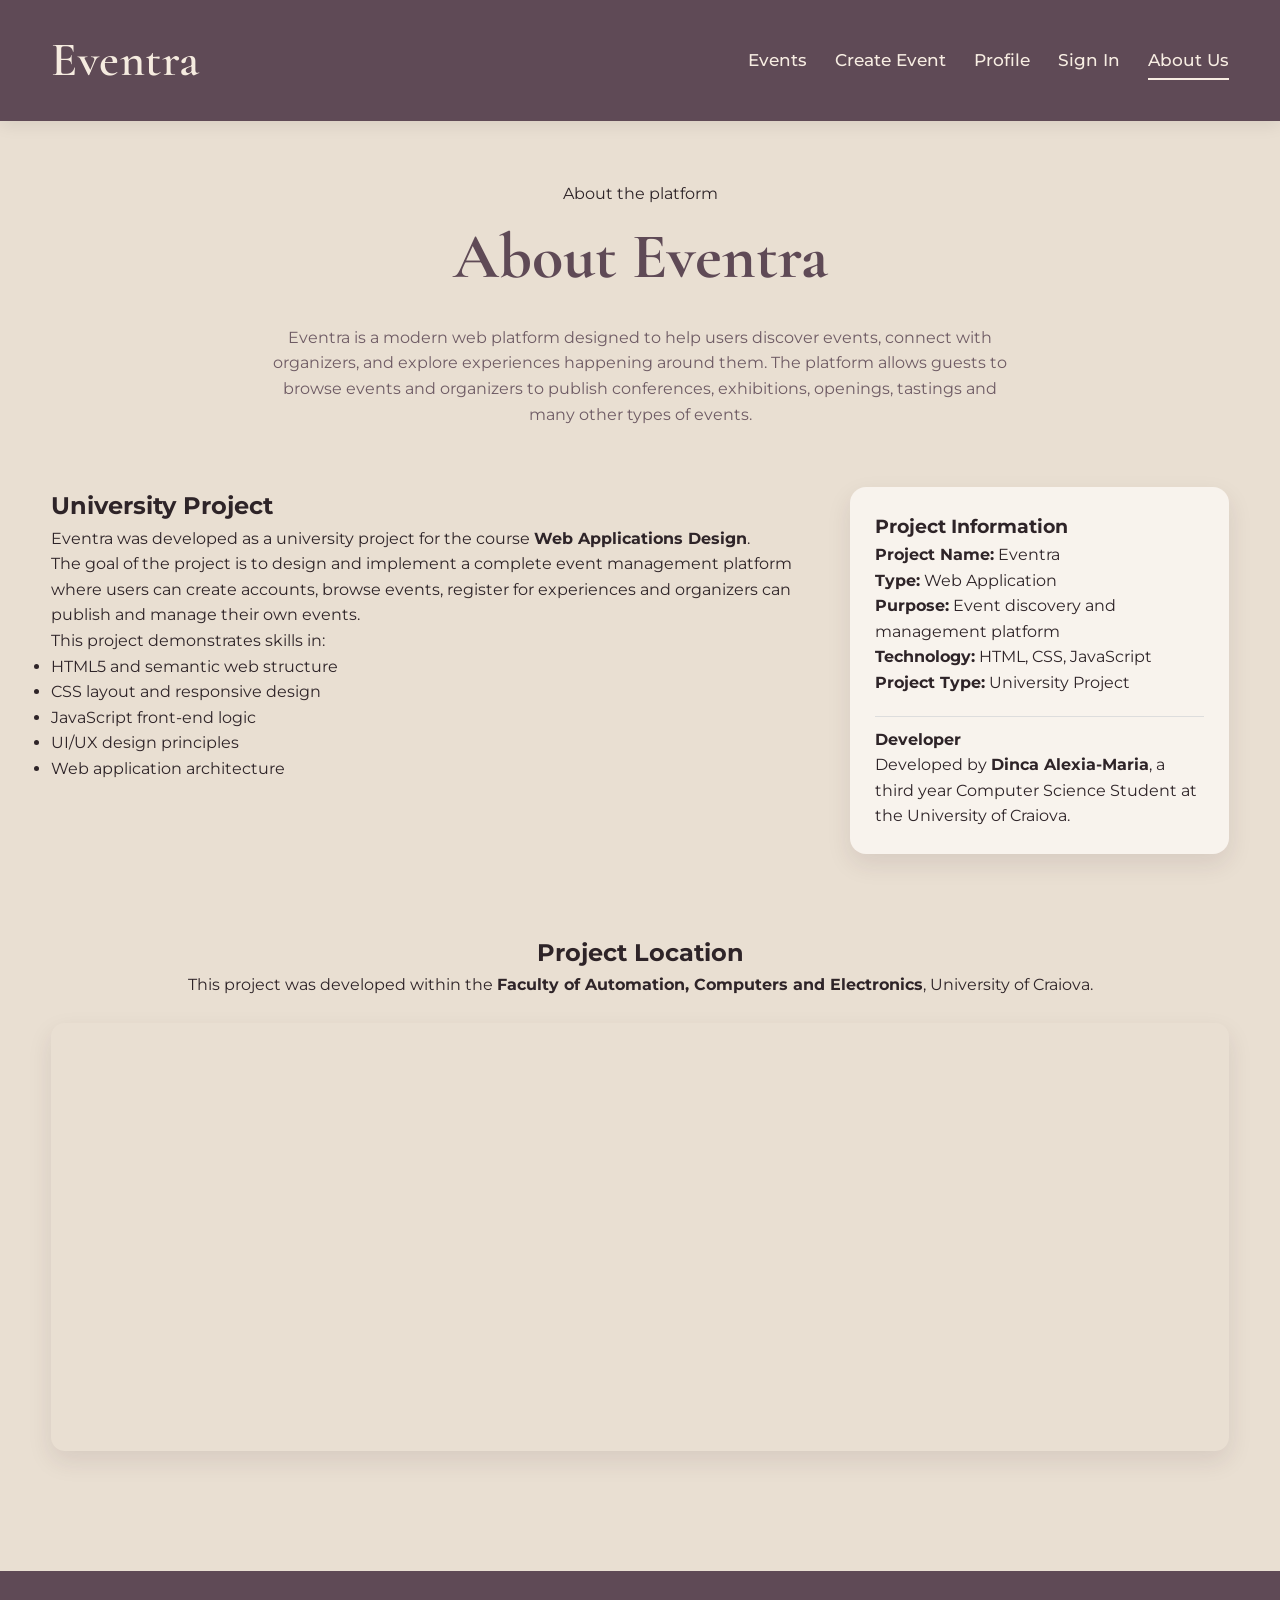
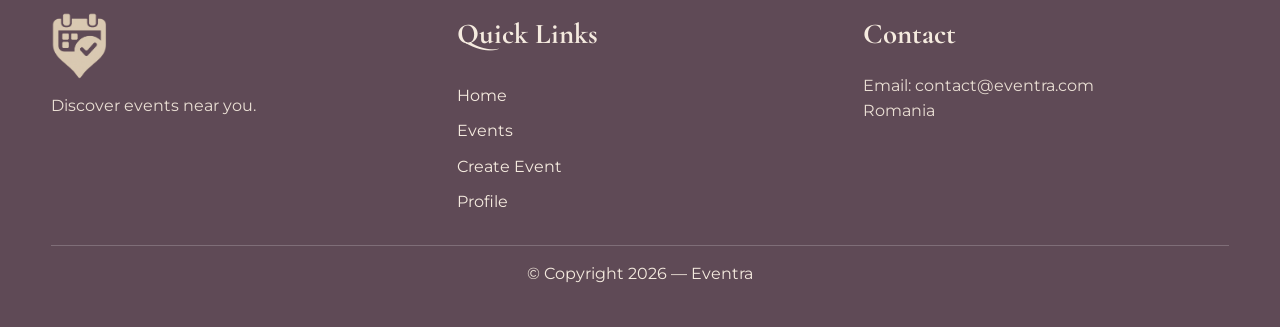
<file: about.html>
<!DOCTYPE html>
<html lang="en">
<head>
  <meta charset="UTF-8" />
  <meta name="viewport" content="width=device-width, initial-scale=1.0" />
  <title>Eventra | About Us</title>

  <link rel="preconnect" href="https://fonts.googleapis.com">
  <link rel="preconnect" href="https://fonts.gstatic.com" crossorigin>
  <link href="https://fonts.googleapis.com/css2?family=Cormorant+Garamond:wght@400;500;600;700&family=Montserrat:wght@300;400;500;600;700&display=swap" rel="stylesheet">

  <link rel="stylesheet" href="styleabout.css" />
</head>
<body>

<header class="site-header">
  <div class="container nav-wrapper">
    <a href="index.html" class="brand">Eventra</a>

    <nav class="main-nav">
      <a href="events.html">Events</a>
      <a href="create-event.html">Create Event</a>
      <a href="profile.html">Profile</a>
      <a href="sign-in.html">Sign In</a>
      <a href="about.html" class="active">About Us</a>
    </nav>
  </div>
</header>

<main class="about-page">

<section class="about-hero">
  <div class="container">
    <p class="eyebrow">About the platform</p>
    <h1>About Eventra</h1>

    <p class="intro-text">
      Eventra is a modern web platform designed to help users discover events,
      connect with organizers, and explore experiences happening around them.
      The platform allows guests to browse events and organizers to publish
      conferences, exhibitions, openings, tastings and many other types of events.
    </p>
  </div>
</section>

<section class="about-project">
  <div class="container about-grid">

    <div class="about-text">
      <h2>University Project</h2>

      <p>
        Eventra was developed as a university project for the course
        <strong>Web Applications Design</strong>.
      </p>

      <p>
        The goal of the project is to design and implement a complete event
        management platform where users can create accounts, browse events,
        register for experiences and organizers can publish and manage their own events.
      </p>

      <p>
        This project demonstrates skills in:
      </p>

      <ul>
        <li>HTML5 and semantic web structure</li>
        <li>CSS layout and responsive design</li>
        <li>JavaScript front-end logic</li>
        <li>UI/UX design principles</li>
        <li>Web application architecture</li>
      </ul>

    </div>

    <div class="about-card">
      <h3>Project Information</h3>

      <p><strong>Project Name:</strong> Eventra</p>
      <p><strong>Type:</strong> Web Application</p>
      <p><strong>Purpose:</strong> Event discovery and management platform</p>
      <p><strong>Technology:</strong> HTML, CSS, JavaScript</p>
      <p><strong>Project Type:</strong> University Project</p>

      <div class="dev-box">
        <h4>Developer</h4>
        <p>
          Developed by <b>Dinca Alexia-Maria</b>, a third year Computer Science Student at the University of Craiova.
        </p>
      </div>

    </div>

  </div>
</section>

<section class="about-location">

  <div class="container">
    <h2>Project Location</h2>

    <p class="location-text">
      This project was developed within the
      <strong>Faculty of Automation, Computers and Electronics</strong>,
      University of Craiova.
    </p>

    <div class="map-wrapper">

<iframe src="https://www.google.com/maps/embed?pb=!1m18!1m12!1m3!1d2855.0574175413244!2d23.832505176916086!3d44.30877010978378!2m3!1f0!2f0!3f0!3m2!1i1024!2i768!4f13.1!3m3!1m2!1s0x4752d702cd0f3173%3A0xb159446a3e899375!2sFacultatea%20de%20Automatic%C4%83%20%C8%99i%20Electronic%C4%83!5e0!3m2!1sro!2sro!4v1772987749903!5m2!1sro!2sro"
width="100%"
height="420"
style="border:0;"
allowfullscreen=""
loading="lazy"
referrerpolicy="no-referrer-when-downgrade"></iframe>

    </div>
  </div>

</section>

</main>

<footer class="site-footer">
  <div class="container footer-grid">

    <div class="footer-brand">
      <img src="Images/LogoEventra.png" alt="Eventra logo">
      <p>Discover events near you.</p>
    </div>

    <div class="footer-links">
      <h4>Quick Links</h4>
      <a href="index.html">Home</a>
      <a href="events.html">Events</a>
      <a href="create-event.html">Create Event</a>
      <a href="profile.html">Profile</a>
    </div>

    <div class="footer-contact">
      <h4>Contact</h4>
      <p>Email: contact@eventra.com</p>
      <p>Romania</p>
    </div>

  </div>

  <div class="container footer-bottom">
    <p>© Copyright 2026 — Eventra</p>
  </div>
</footer>

</body>
</html>
</file>
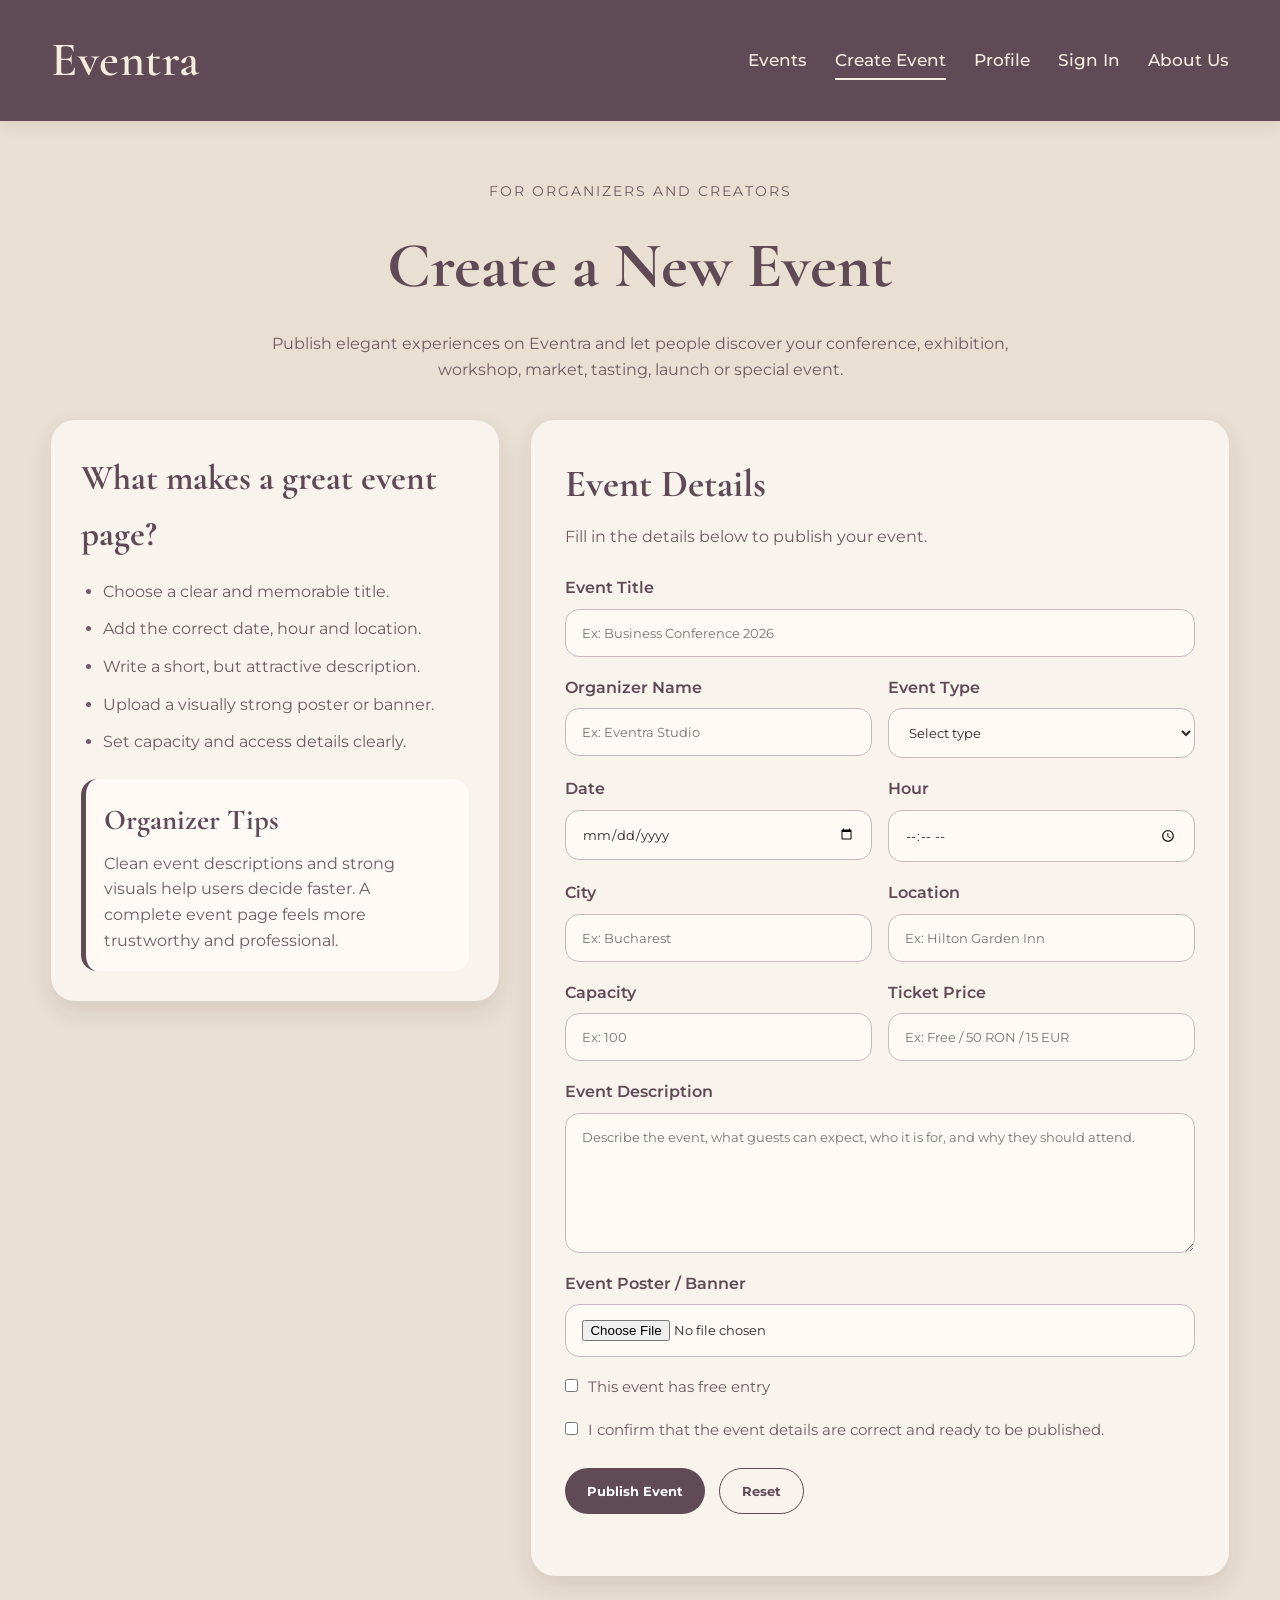
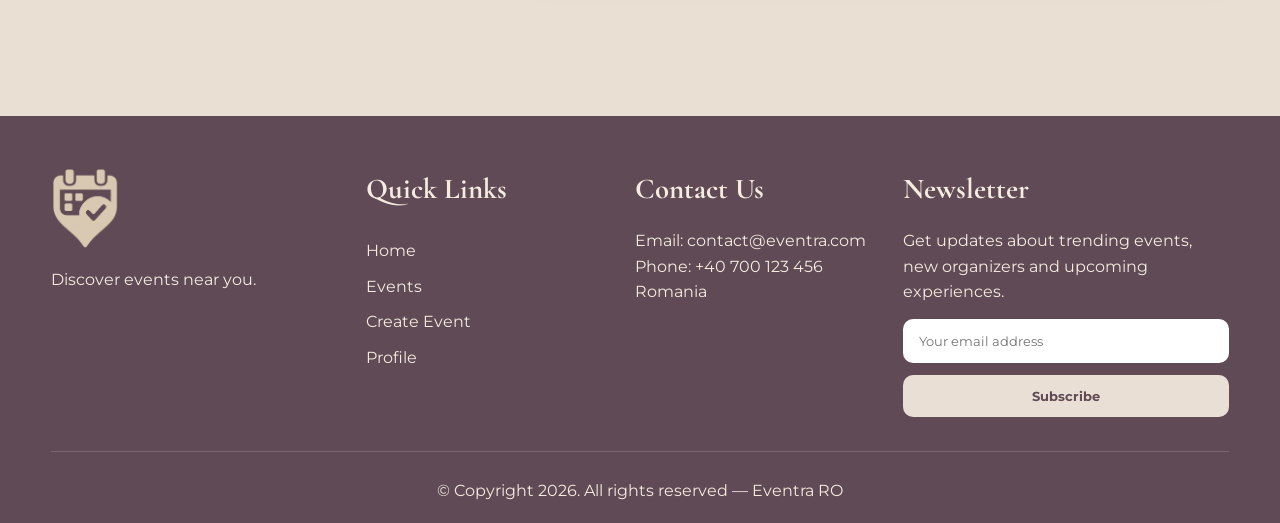
<file: create-event.html>
<!DOCTYPE html>
<html lang="en">
<head>
  <meta charset="UTF-8" />
  <meta name="viewport" content="width=device-width, initial-scale=1.0" />
  <title>Eventra | Create Event</title>

  <link rel="preconnect" href="https://fonts.googleapis.com">
  <link rel="preconnect" href="https://fonts.gstatic.com" crossorigin>
  <link href="https://fonts.googleapis.com/css2?family=Cormorant+Garamond:wght@400;500;600;700&family=Montserrat:wght@300;400;500;600;700&display=swap" rel="stylesheet">

  <link rel="stylesheet" href="stylecreateevent.css" />
</head>
<body>

  <header class="site-header">
    <div class="container nav-wrapper">
      <a href="index.html" class="brand">Eventra</a>

      <nav class="main-nav">
        <a href="events.html">Events</a>
        <a href="create-event.html" class="active">Create Event</a>
        <a href="profile.html">Profile</a>
        <a href="sign-in.html">Sign In</a>
        <a href="about.html">About Us</a>
      </nav>
    </div>
  </header>

  <main class="create-page">
    <div class="container">
      <section class="create-hero">
        <p class="eyebrow">For organizers and creators</p>
        <h1>Create a New Event</h1>
        <p class="intro-text">
          Publish elegant experiences on Eventra and let people discover your conference, exhibition,
          workshop, market, tasting, launch or special event.
        </p>
      </section>

      <section class="create-layout">
        <div class="create-info-card">
          <h2>What makes a great event page?</h2>
          <ul>
            <li>Choose a clear and memorable title.</li>
            <li>Add the correct date, hour and location.</li>
            <li>Write a short, but attractive description.</li>
            <li>Upload a visually strong poster or banner.</li>
            <li>Set capacity and access details clearly.</li>
          </ul>

          <div class="tips-box">
            <h3>Organizer Tips</h3>
            <p>
              Clean event descriptions and strong visuals help users decide faster.
              A complete event page feels more trustworthy and professional.
            </p>
          </div>
        </div>

        <div class="create-form-card">
          <h2>Event Details</h2>
          <p class="form-subtitle">Fill in the details below to publish your event.</p>

          <form id="createEventForm" class="create-form">
            <div class="input-group">
              <label for="event-title">Event Title</label>
              <input type="text" id="event-title" name="event-title" placeholder="Ex: Business Conference 2026" required>
            </div>

            <div class="form-row">
              <div class="input-group">
                <label for="organizer-name">Organizer Name</label>
                <input type="text" id="organizer-name" name="organizer-name" placeholder="Ex: Eventra Studio" required>
              </div>

              <div class="input-group">
                <label for="event-type">Event Type</label>
                <select id="event-type" name="event-type" required>
                  <option value="">Select type</option>
                  <option value="conference">Conference</option>
                  <option value="exhibition">Exhibition</option>
                  <option value="opening">Opening Event</option>
                  <option value="food">Food & Drinks</option>
                  <option value="technology">Technology</option>
                  <option value="market">Market</option>
                  <option value="workshop">Workshop</option>
                  <option value="other">Other</option>
                </select>
              </div>
            </div>

            <div class="form-row">
              <div class="input-group">
                <label for="event-date">Date</label>
                <input type="date" id="event-date" name="event-date" required>
              </div>

              <div class="input-group">
                <label for="event-time">Hour</label>
                <input type="time" id="event-time" name="event-time" required>
              </div>
            </div>

            <div class="form-row">
              <div class="input-group">
                <label for="city">City</label>
                <input type="text" id="city" name="city" placeholder="Ex: Bucharest" required>
              </div>

              <div class="input-group">
                <label for="location">Location</label>
                <input type="text" id="location" name="location" placeholder="Ex: Hilton Garden Inn" required>
              </div>
            </div>

            <div class="form-row">
              <div class="input-group">
                <label for="capacity">Capacity</label>
                <input type="number" id="capacity" name="capacity" placeholder="Ex: 100" min="1" required>
              </div>

              <div class="input-group">
                <label for="price">Ticket Price</label>
                <input type="text" id="price" name="price" placeholder="Ex: Free / 50 RON / 15 EUR">
              </div>
            </div>

            <div class="input-group">
              <label for="description">Event Description</label>
              <textarea id="description" name="description" rows="6" placeholder="Describe the event, what guests can expect, who it is for, and why they should attend." required></textarea>
            </div>

            <div class="input-group">
              <label for="poster">Event Poster / Banner</label>
              <input type="file" id="poster" name="poster" accept="image/*">
            </div>

            <div class="checkbox-group">
              <label>
                <input type="checkbox" id="free-entry">
                <span>This event has free entry</span>
              </label>
            </div>

            <div class="checkbox-group">
              <label>
                <input type="checkbox" required>
                <span>I confirm that the event details are correct and ready to be published.</span>
              </label>
            </div>

            <div class="form-actions">
              <button type="submit" class="publish-btn">Publish Event</button>
              <button type="reset" class="secondary-btn">Reset</button>
            </div>

            <p id="successMessage" class="success-message"></p>
          </form>
        </div>
      </section>
    </div>
  </main>

  <footer class="site-footer">
    <div class="container footer-grid">
      <div class="footer-brand">
        <img src="Images/LogoEventra.png" alt="Eventra logo">
        <p>Discover events near you.</p>
      </div>

      <div class="footer-links">
        <h4>Quick Links</h4>
        <a href="index.html">Home</a>
        <a href="events.html">Events</a>
        <a href="create-event.html">Create Event</a>
        <a href="profile.html">Profile</a>
      </div>

      <div class="footer-contact">
        <h4>Contact Us</h4>
        <p>Email: contact@eventra.com</p>
        <p>Phone: +40 700 123 456</p>
        <p>Romania</p>
      </div>

      <div class="footer-newsletter">
        <h4>Newsletter</h4>
        <p>Get updates about trending events, new organizers and upcoming experiences.</p>
        <form class="newsletter-form">
          <input type="email" placeholder="Your email address">
          <button type="submit">Subscribe</button>
        </form>
      </div>
    </div>

    <div class="container footer-bottom">
      <p>© Copyright 2026. All rights reserved — Eventra RO</p>
    </div>
  </footer>

  <script>
    document.addEventListener("DOMContentLoaded", function () {
      const form = document.getElementById("createEventForm");
      const successMessage = document.getElementById("successMessage");
      const freeEntryCheckbox = document.getElementById("free-entry");
      const priceInput = document.getElementById("price");

      freeEntryCheckbox.addEventListener("change", function () {
        if (this.checked) {
          priceInput.value = "Free Entrance";
          priceInput.setAttribute("readonly", true);
        } else {
          priceInput.value = "";
          priceInput.removeAttribute("readonly");
        }
      });

      form.addEventListener("submit", function (e) {
        e.preventDefault();

        successMessage.textContent = "Your event has been created successfully!";
      });
    });
  </script>

</body>
</html>
</file>
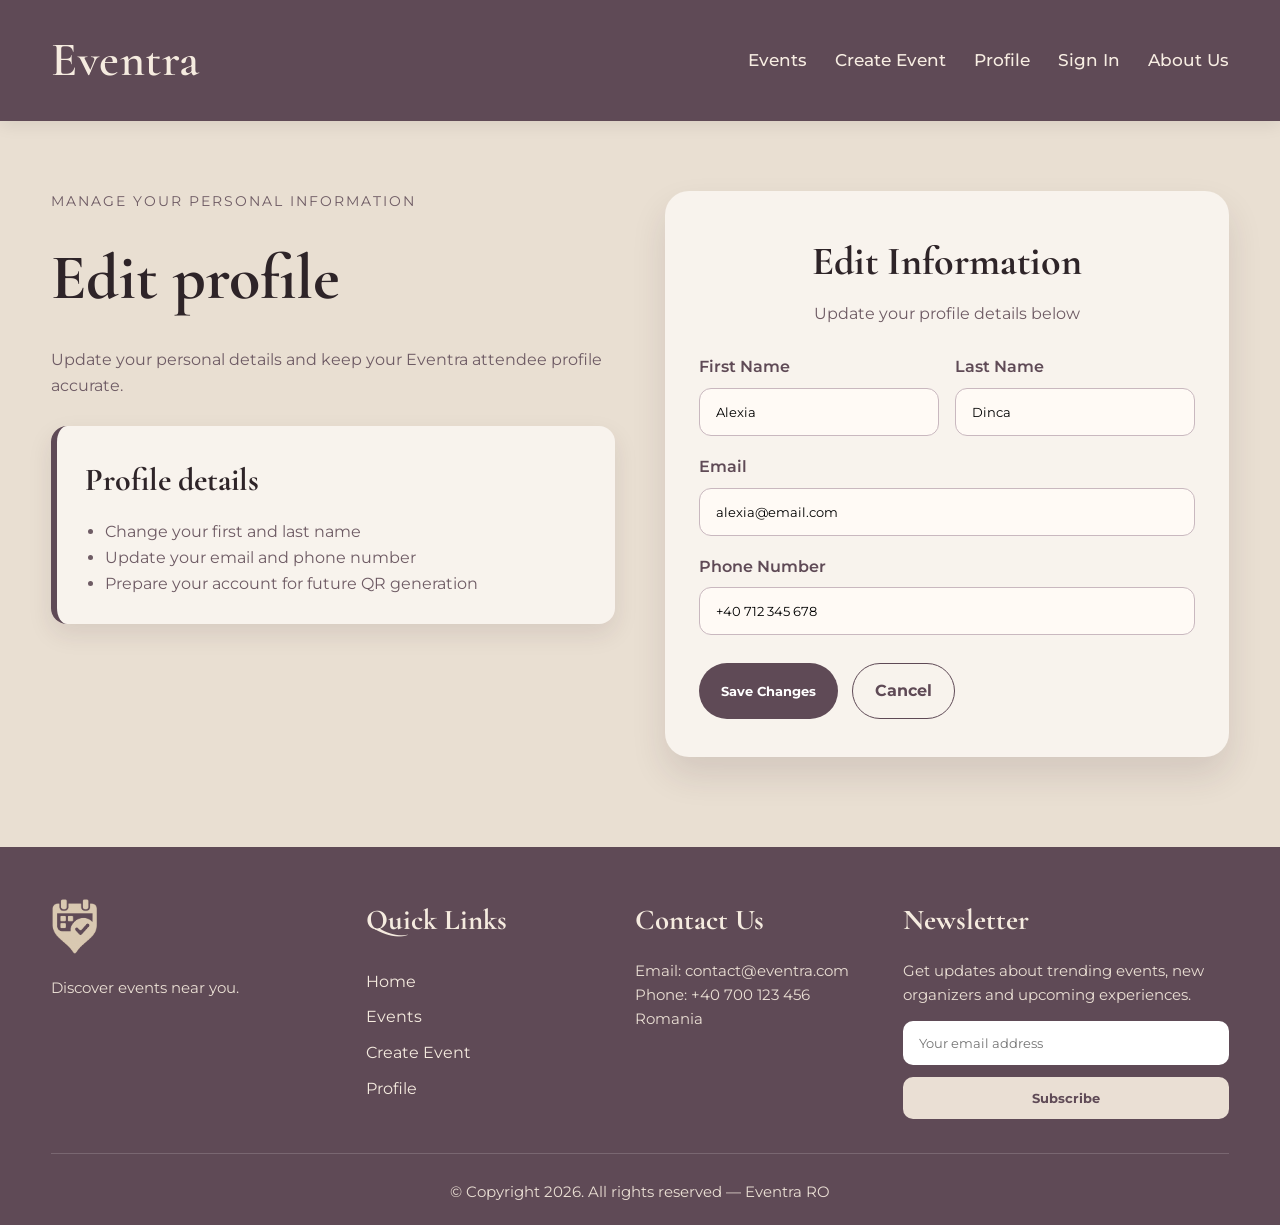
<file: edit-profile.html>
<!DOCTYPE html>
<html lang="en">
<head>
  <meta charset="UTF-8" />
  <meta name="viewport" content="width=device-width, initial-scale=1.0" />
  <title>Eventra | Edit Profile</title>

  <link rel="preconnect" href="https://fonts.googleapis.com">
  <link rel="preconnect" href="https://fonts.gstatic.com" crossorigin>
  <link href="https://fonts.googleapis.com/css2?family=Cormorant+Garamond:wght@400;500;600;700&family=Montserrat:wght@300;400;500;600;700&display=swap" rel="stylesheet">

  <link rel="stylesheet" href="styleeditprofile.css" />
</head>
<body>

  <header class="site-header">
    <div class="container nav-wrapper">
      <a href="index.html" class="brand">Eventra</a>

      <nav class="main-nav">
        <a href="events.html">Events</a>
        <a href="create-event.html">Create Event</a>
        <a href="profile.html" class="active">Profile</a>
        <a href="sign-in.html">Sign In</a>
        <a href="about.html">About Us</a>
      </nav>
    </div>
  </header>

  <main class="edit-page">
    <div class="container edit-wrapper">
      <section class="edit-left">
        <p class="eyebrow">Manage your personal information</p>
        <h1>Edit profile</h1>
        <p class="intro-text">
          Update your personal details and keep your Eventra attendee profile accurate.
        </p>

        <div class="benefits-box">
          <h3>Profile details</h3>
          <ul>
            <li>Change your first and last name</li>
            <li>Update your email and phone number</li>
            <li>Prepare your account for future QR generation</li>
          </ul>
        </div>
      </section>

      <section class="edit-card">
        <h2>Edit Information</h2>
        <p class="card-subtitle">Update your profile details below</p>

        <form id="editProfileForm" class="edit-form">
          <div class="form-row">
            <div class="input-group">
              <label for="firstName">First Name</label>
              <input type="text" id="firstName" value="Alexia" required>
            </div>

            <div class="input-group">
              <label for="lastName">Last Name</label>
              <input type="text" id="lastName" value="Dinca" required>
            </div>
          </div>

          <div class="input-group">
            <label for="email">Email</label>
            <input type="email" id="email" value="alexia@email.com" required>
          </div>

          <div class="input-group">
            <label for="phone">Phone Number</label>
            <input type="text" id="phone" value="+40 712 345 678" required>
          </div>

          <div class="form-actions">
            <button type="submit" class="save-btn">Save Changes</button>
            <a href="profile.html" class="cancel-btn">Cancel</a>
          </div>
        </form>
      </section>
    </div>
  </main>

  <footer class="site-footer">
    <div class="container footer-grid">
      <div class="footer-brand">
        <img src="Images/LogoEventra.png" alt="Eventra logo">
        <p>Discover events near you.</p>
      </div>

      <div class="footer-links">
        <h4>Quick Links</h4>
        <a href="index.html">Home</a>
        <a href="events.html">Events</a>
        <a href="create-event.html">Create Event</a>
        <a href="profile.html">Profile</a>
      </div>

      <div class="footer-contact">
        <h4>Contact Us</h4>
        <p>Email: contact@eventra.com</p>
        <p>Phone: +40 700 123 456</p>
        <p>Romania</p>
      </div>

      <div class="footer-newsletter">
        <h4>Newsletter</h4>
        <p>Get updates about trending events, new organizers and upcoming experiences.</p>
        <form class="newsletter-form">
          <input type="email" placeholder="Your email address">
          <button type="submit">Subscribe</button>
        </form>
      </div>
    </div>

    <div class="container footer-bottom">
      <p>© Copyright 2026. All rights reserved — Eventra RO</p>
    </div>
  </footer>

</body>
</html>
</file>
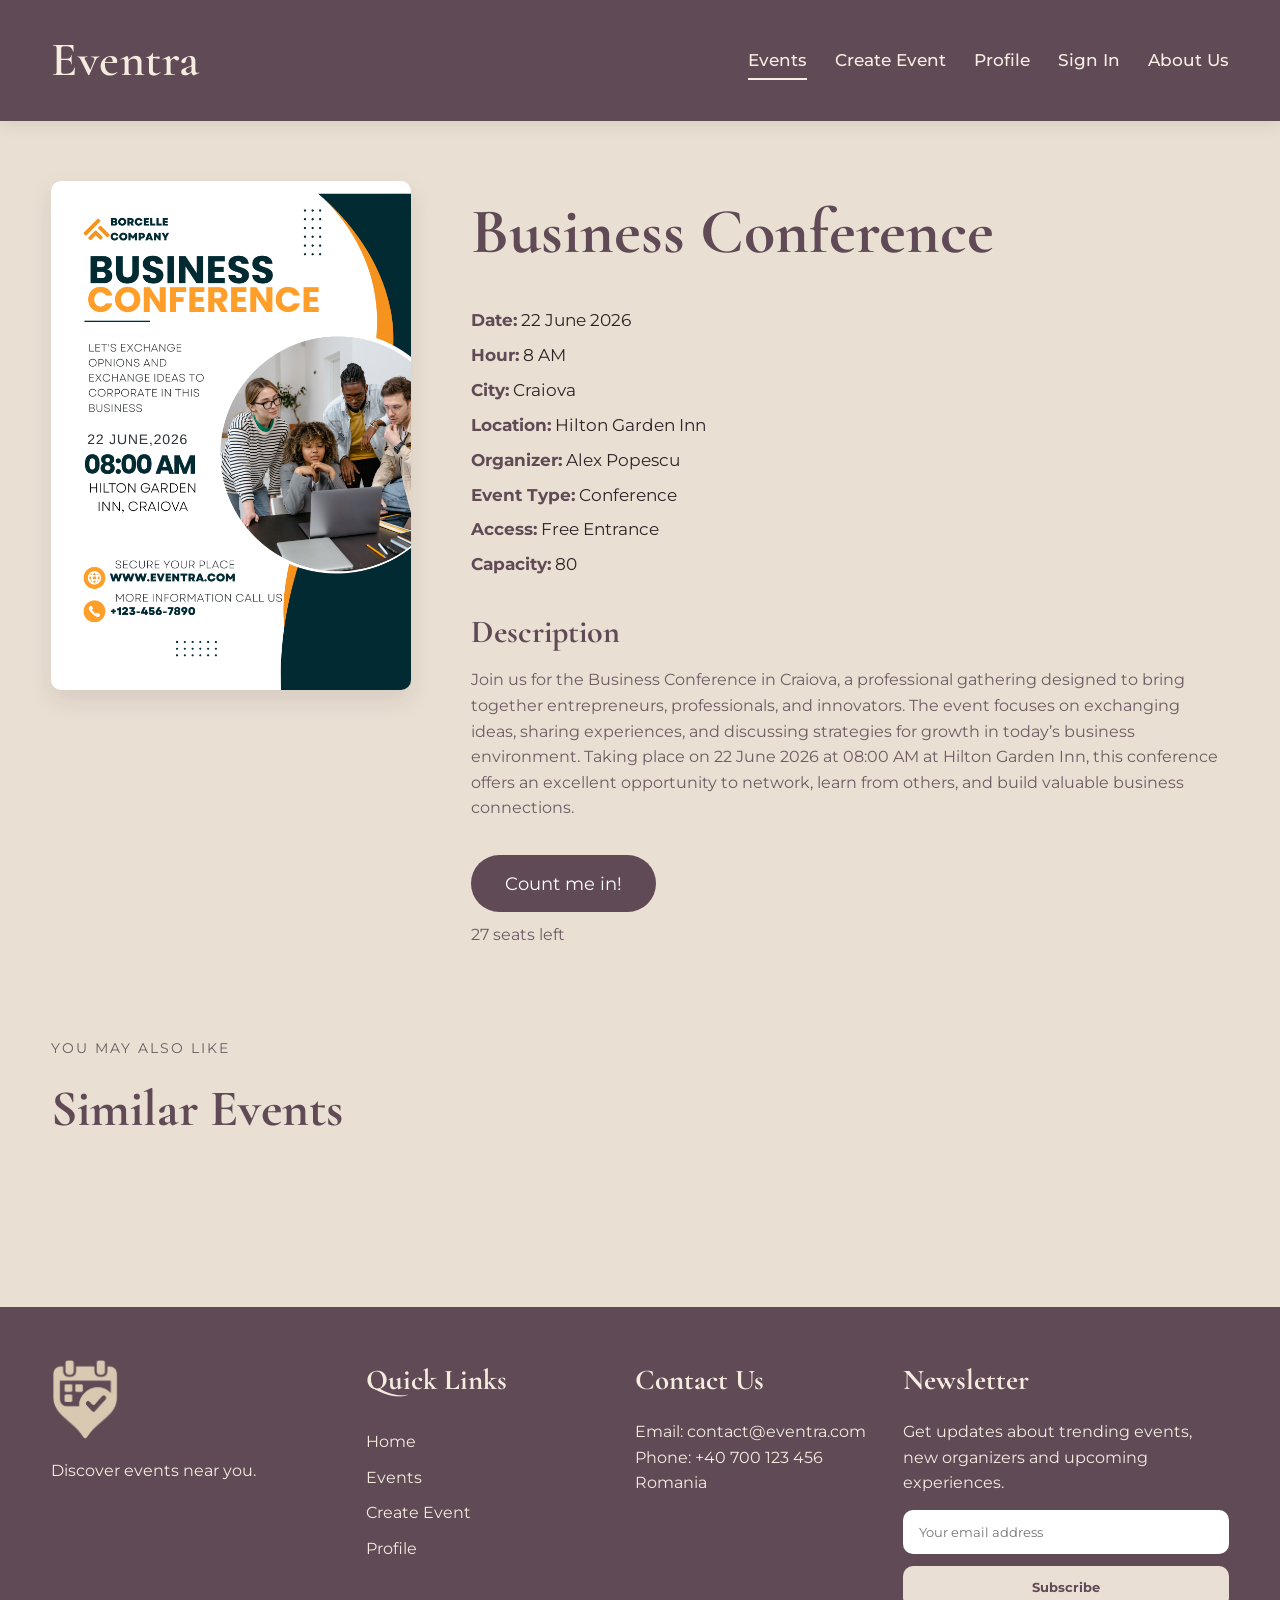
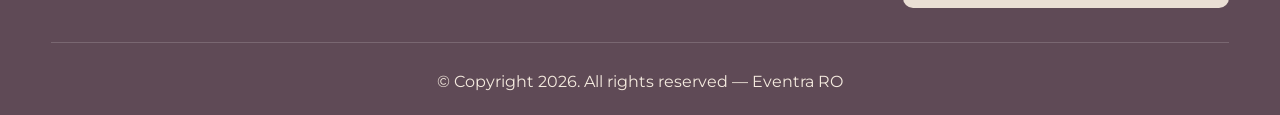
<file: event-details.html>
<!DOCTYPE html>
<html lang="en">
<head>
  <meta charset="UTF-8" />
  <meta name="viewport" content="width=device-width, initial-scale=1.0" />
  <title>Eventra | Event Details</title>

  <link rel="preconnect" href="https://fonts.googleapis.com">
  <link rel="preconnect" href="https://fonts.gstatic.com" crossorigin>
  <link href="https://fonts.googleapis.com/css2?family=Cormorant+Garamond:wght@400;500;600;700&family=Montserrat:wght@300;400;500;600;700&display=swap" rel="stylesheet">

  <link rel="stylesheet" href="styleeventdetails.css" />
</head>
<body>

  <header class="site-header">
    <div class="container nav-wrapper">
      <a href="index.html" class="brand">Eventra</a>

      <nav class="main-nav">
        <a href="events.html" class="active">Events</a>
        <a href="create-event.html">Create Event</a>
        <a href="profile.html">Profile</a>
        <a href="sign-in.html">Sign In</a>
        <a href="about.html">About Us</a>
      </nav>
    </div>
  </header>

  <main class="details-page">
    <div class="container">
      <section class="details-layout">
        <div class="poster-column">
          <img id="eventImage" src="" alt="Event Poster">
        </div>

        <div class="info-column">
          <h1 id="eventTitle">Event Title</h1>

          <div class="details-list">
            <p><strong>Date:</strong> <span id="eventDate"></span></p>
            <p><strong>Hour:</strong> <span id="eventHour"></span></p>
            <p><strong>City:</strong> <span id="eventCity"></span></p>
            <p><strong>Location:</strong> <span id="eventLocation"></span></p>
            <p><strong>Organizer:</strong> <span id="eventOrganizer"></span></p>
            <p><strong>Event Type:</strong> <span id="eventType"></span></p>
            <p><strong>Access:</strong> <span id="eventAccess"></span></p>
            <p><strong>Capacity:</strong> <span id="eventCapacity"></span></p>
          </div>

          <div class="description-box">
            <h2>Description</h2>
            <p id="eventDescription"></p>
          </div>

          <div class="cta-area">
            <button id="eventButton" class="join-btn">Count me in!</button>
            <p id="eventSeats" class="seats-text"></p>
          </div>
        </div>
      </section>
    </div>
  </main>

<section class="similar-events-section">
  <div class="container">
    <div class="section-heading">
      <p class="section-label">You may also like</p>
      <h2>Similar Events</h2>
    </div>

    <div class="similar-events-grid" id="similarEventsGrid"></div>
  </div>
</section>


  <footer class="site-footer">
    <div class="container footer-grid">
      <div class="footer-brand">
        <img src="Images/LogoEventra.png" alt="Eventra logo">
        <p>Discover events near you.</p>
      </div>

      <div class="footer-links">
        <h4>Quick Links</h4>
        <a href="index.html">Home</a>
        <a href="events.html">Events</a>
        <a href="create-event.html">Create Event</a>
        <a href="profile.html">Profile</a>
      </div>

      <div class="footer-contact">
        <h4>Contact Us</h4>
        <p>Email: contact@eventra.com</p>
        <p>Phone: +40 700 123 456</p>
        <p>Romania</p>
      </div>

      <div class="footer-newsletter">
        <h4>Newsletter</h4>
        <p>Get updates about trending events, new organizers and upcoming experiences.</p>
        <form class="newsletter-form">
          <input type="email" placeholder="Your email address">
          <button type="submit">Subscribe</button>
        </form>
      </div>
    </div>

    <div class="container footer-bottom">
      <p>© Copyright 2026. All rights reserved — Eventra RO</p>
    </div>
  </footer>

  <script>
    const params = new URLSearchParams(window.location.search);
    const eventKey = params.get("event");

    const eventsData = {
      business: {
        title: "Business Conference",
        image: "Images/BusinessConferene Event.png",
        date: "22 June 2026",
        hour: "8 AM",
        city: "Craiova",
        location: "Hilton Garden Inn",
        organizer: "Alex Popescu",
        type: "Conference",
        access: "Free Entrance",
        capacity: "80",
        description: "Join us for the Business Conference in Craiova, a professional gathering designed to bring together entrepreneurs, professionals, and innovators. The event focuses on exchanging ideas, sharing experiences, and discussing strategies for growth in today’s business environment. Taking place on 22 June 2026 at 08:00 AM at Hilton Garden Inn, this conference offers an excellent opportunity to network, learn from others, and build valuable business connections.",
        buttonText: "Count me in!",
        seatsText: "27 seats left"
      },

      wine: {
        title: "Wine and Cheese Night",
        image: "Images/Wine tasting Event.png",
        date: "17 July 2026",
        hour: "11 PM",
        city: "Bucharest",
        location: "The Lobby, Calea Victoriei",
        organizer: "The Lobby",
        type: "Food & Drinks",
        access: "Ticket Required",
        capacity: "60",
        description: "Wine and Cheese Night is an elegant late-evening experience designed for guests who enjoy refined tastes and relaxed social atmospheres. Hosted by The Lobby in Bucharest, the event includes premium wine tasting, curated cheese platters, dinner, and live music. It is the perfect setting for a sophisticated night out with friends or a memorable date night in the city.",
        buttonText: "Join the Waiting List!",
        seatsText: "3 more people are waiting."
      },

      ai: {
        title: "Boost Your Business AI Event",
        image: "Images/AIEvent.png",
        date: "5 October 2026",
        hour: "7:00 PM - 9:00 PM",
        city: "Craiova",
        location: "Universitatea din Craiova",
        organizer: "Nagarro",
        type: "Technology / Business",
        access: "Free Entrance",
        capacity: "120",
        description: "Boost Your Business AI Event is a forward-looking gathering for companies and professionals interested in artificial intelligence and its impact on the business world. Organized by Nagarro, the event introduces practical ways AI can improve workflows, innovation, decision-making, and business performance. Attendees will discover insights, examples, and inspiration for entering the new AI era with confidence.",
        buttonText: "Count me in!",
        seatsText: "42 seats left"
      },

      opening: {
        title: "Opening of Borcelle Coffee",
        image: "Images/Opening Event.png",
        date: "8 September",
        hour: "6 PM",
        city: "Bucharest",
        location: "Calea Victoriei, Bucharest",
        organizer: "Borcelle Coffee & Co.",
        type: "Opening Event",
        access: "Free Entrance",
        capacity: "90",
        description: "Celebrate the official opening of Borcelle Coffee with a cozy and stylish event dedicated to coffee lovers. Guests will enjoy a welcoming atmosphere, signature drinks, and a first look at the new location. This launch event is perfect for discovering the brand, meeting other guests, and enjoying a warm social experience in the heart of Bucharest.",
        buttonText: "Count me in!",
        seatsText: "34 seats left"
      },

      art: {
        title: "Art Exhibition",
        image: "Images/Art Exhibition Event Poster.png",
        date: "1–14 May 2030",
        hour: "All Day",
        city: "Bucharest",
        location: "Calea Mosilor, Bucharest",
        organizer: "Artelier Gallery",
        type: "Exhibition",
        access: "Ticket Required",
        capacity: "150",
        description: "The Art Exhibition brings together creativity, color and expression in a curated artistic setting. Visitors can explore a collection of works, attend live painting sessions, take part in special themed moments, and experience a vibrant creative atmosphere. This event is ideal for art enthusiasts, students, creators and anyone looking for an inspiring cultural experience.",
        buttonText: "Count me in!",
        seatsText: "58 seats left"
      },

      flower: {
        title: "Flower Market",
        image: "Images/Flower Market Event Poster.png",
        date: "18–21 March",
        hour: "10 AM - 9 PM",
        city: "Craiova",
        location: "Calea Bucuresti, Craiova",
        organizer: "Bloom Collective",
        type: "Lifestyle Market",
        access: "Free Entrance",
        capacity: "Open Entry",
        description: "Flower Market is a dreamy and colorful experience dedicated to flowers, aesthetics and local creativity. Visitors can browse floral arrangements, home decor, handmade items and seasonal inspiration in a soft, elegant atmosphere. It is a perfect daytime event for people who enjoy beauty, design and relaxed weekend outings.",
        buttonText: "Count me in!",
        seatsText: "Open access event"
      }
    };

    const selectedEvent = eventsData[eventKey] || eventsData.business;

    document.getElementById("eventTitle").textContent = selectedEvent.title;
    document.getElementById("eventImage").src = selectedEvent.image;
    document.getElementById("eventImage").alt = selectedEvent.title;
    document.getElementById("eventDate").textContent = selectedEvent.date;
    document.getElementById("eventHour").textContent = selectedEvent.hour;
    document.getElementById("eventCity").textContent = selectedEvent.city;
    document.getElementById("eventLocation").textContent = selectedEvent.location;
    document.getElementById("eventOrganizer").textContent = selectedEvent.organizer;
    document.getElementById("eventType").textContent = selectedEvent.type;
    document.getElementById("eventAccess").textContent = selectedEvent.access;
    document.getElementById("eventCapacity").textContent = selectedEvent.capacity;
    document.getElementById("eventDescription").textContent = selectedEvent.description;
    document.getElementById("eventButton").textContent = selectedEvent.buttonText;
    document.getElementById("eventSeats").textContent = selectedEvent.seatsText;
  </script>

</body>
</html>
</file>
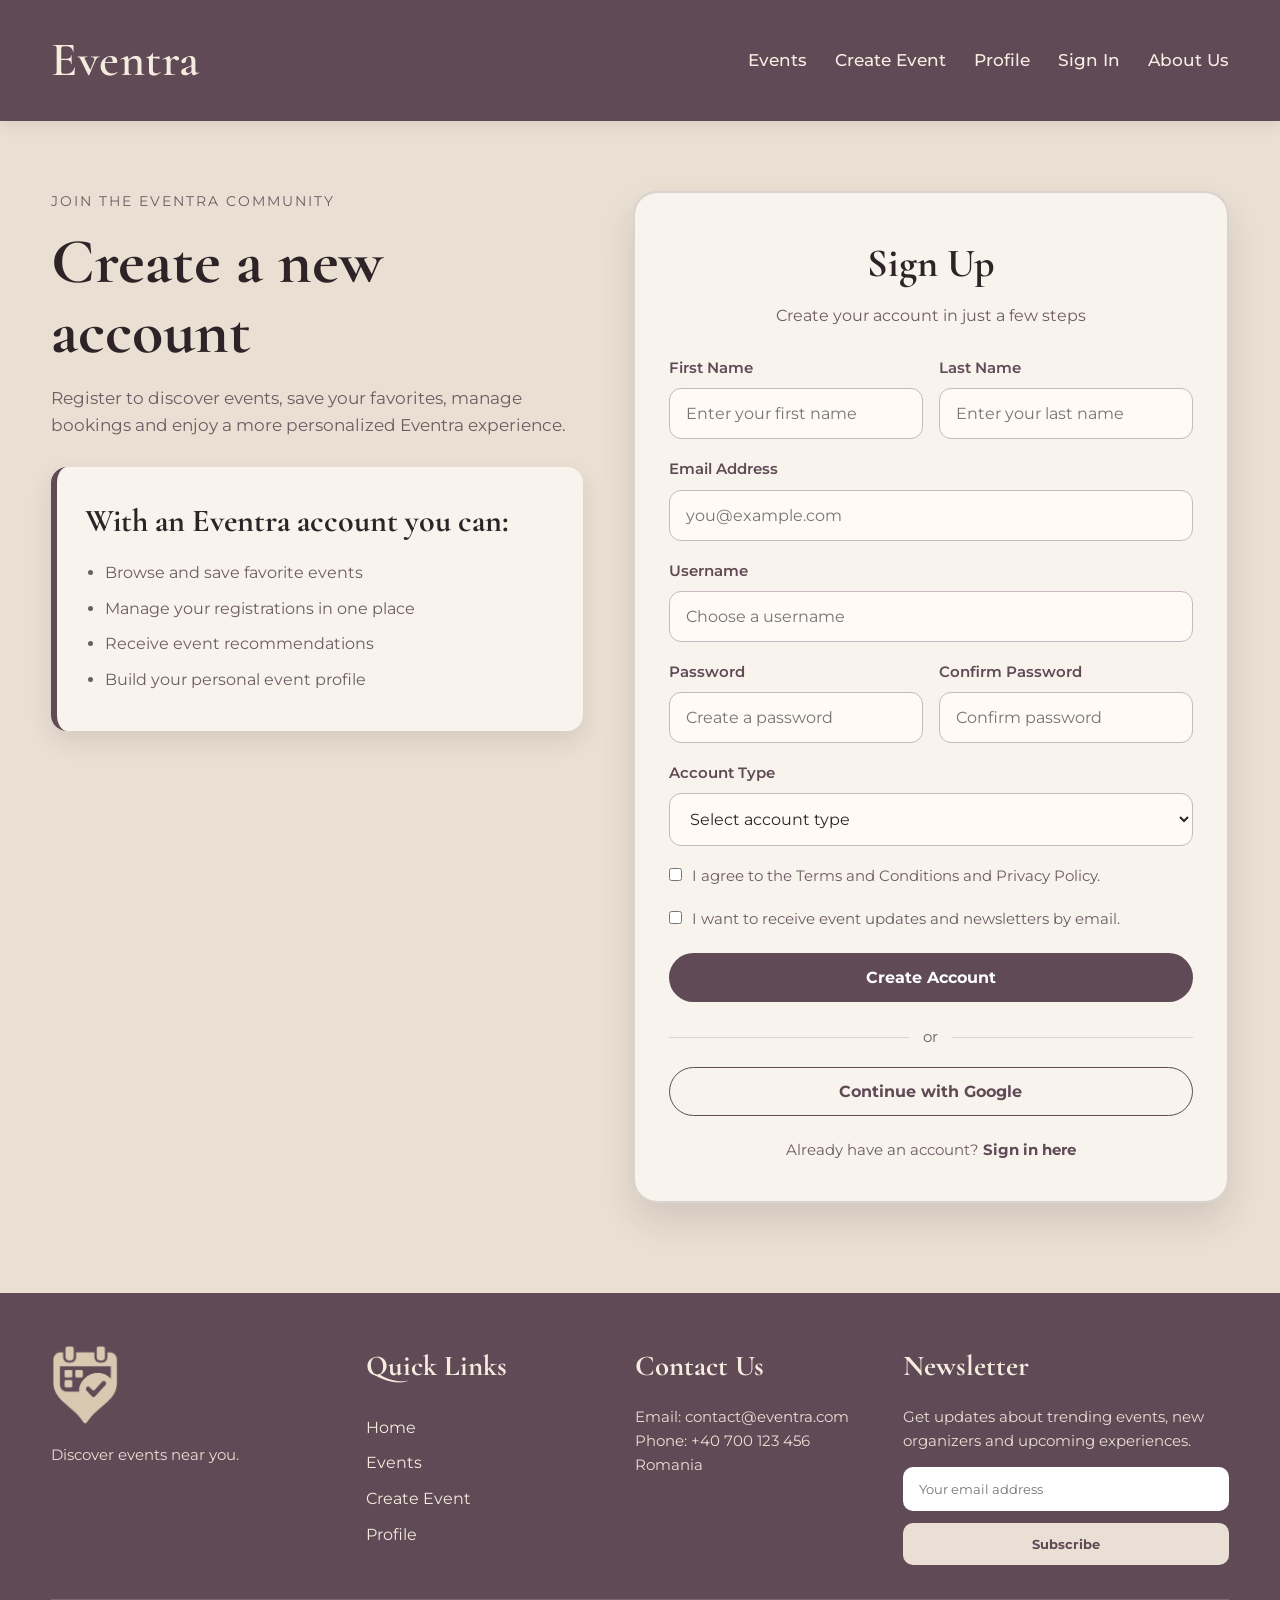
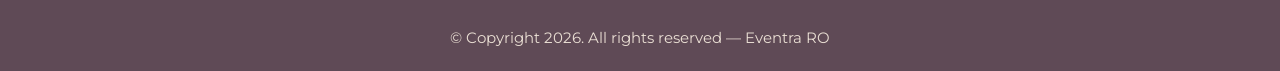
<file: register.html>
<!DOCTYPE html>
<html lang="en">
<head>
  <meta charset="UTF-8" />
  <meta name="viewport" content="width=device-width, initial-scale=1.0" />
  <title>Eventra | Create a New Account</title>

  <link rel="preconnect" href="https://fonts.googleapis.com">
  <link rel="preconnect" href="https://fonts.gstatic.com" crossorigin>
  <link href="https://fonts.googleapis.com/css2?family=Cormorant+Garamond:wght@400;500;600;700&family=Montserrat:wght@300;400;500;600;700&display=swap" rel="stylesheet">

  <link rel="stylesheet" href="styleregister.css" />
</head>
<body>

  <header class="site-header">
    <div class="container nav-wrapper">
      <a href="index.html" class="brand">Eventra</a>

      <nav class="main-nav">
        <a href="events.html">Events</a>
        <a href="create-event.html">Create Event</a>
        <a href="profile.html">Profile</a>
        <a href="sign-in.html">Sign In</a>
        <a href="about.html">About Us</a>
      </nav>
    </div>
  </header>

  <main class="register-page">
    <div class="container register-wrapper">

      <section class="register-left">
        <p class="eyebrow">Join the Eventra community</p>
        <h1>Create a new account</h1>
        <p class="intro-text">
          Register to discover events, save your favorites, manage bookings and enjoy a more personalized Eventra experience.
        </p>

        <div class="benefits-box">
          <h3>With an Eventra account you can:</h3>
          <ul>
            <li>Browse and save favorite events</li>
            <li>Manage your registrations in one place</li>
            <li>Receive event recommendations</li>
            <li>Build your personal event profile</li>
          </ul>
        </div>
      </section>

      <section class="register-card">
        <h2>Sign Up</h2>
        <p class="card-subtitle">Create your account in just a few steps</p>

        <form class="register-form" id="registerForm">
          <div class="form-row">
            <div class="input-group">
              <label for="first-name">First Name</label>
              <input type="text" id="first-name" name="first-name" placeholder="Enter your first name" required>
            </div>

            <div class="input-group">
              <label for="last-name">Last Name</label>
              <input type="text" id="last-name" name="last-name" placeholder="Enter your last name" required>
            </div>
          </div>

          <div class="input-group">
            <label for="email">Email Address</label>
            <input type="email" id="email" name="email" placeholder="you@example.com" required>
          </div>

          <div class="input-group">
            <label for="username">Username</label>
            <input type="text" id="username" name="username" placeholder="Choose a username" required>
          </div>

          <div class="form-row">
            <div class="input-group">
              <label for="password">Password</label>
              <input type="password" id="password" name="password" placeholder="Create a password" required>
            </div>

            <div class="input-group">
              <label for="confirm-password">Confirm Password</label>
              <input type="password" id="confirm-password" name="confirm-password" placeholder="Confirm password" required>
            </div>
          </div>

          <div class="input-group">
            <label for="account-type">Account Type</label>
            <select id="account-type" name="account-type" required>
              <option value="">Select account type</option>
              <option value="attendee">Attendee</option>
              <option value="organizer">Organizer</option>
            </select>
          </div>

          <label class="checkbox-group">
            <input type="checkbox" required>
            <span>I agree to the Terms and Conditions and Privacy Policy.</span>
          </label>

          <label class="checkbox-group">
            <input type="checkbox">
            <span>I want to receive event updates and newsletters by email.</span>
          </label>

          <button type="submit" class="register-btn">Create Account</button>
        </form>

        <div class="divider">
          <span>or</span>
        </div>

        <button class="secondary-btn" type="button">Continue with Google</button>

        <p class="signin-text">
          Already have an account?
          <a href="sign-in.html">Sign in here</a>
        </p>
      </section>

    </div>
  </main>

  <footer class="site-footer">
    <div class="container footer-grid">
      <div class="footer-brand">
        <img src="Images/LogoEventra.png" alt="Eventra logo">
        <p>Discover events near you.</p>
      </div>

      <div class="footer-links">
        <h4>Quick Links</h4>
        <a href="index.html">Home</a>
        <a href="events.html">Events</a>
        <a href="create-event.html">Create Event</a>
        <a href="profile.html">Profile</a>
      </div>

      <div class="footer-contact">
        <h4>Contact Us</h4>
        <p>Email: contact@eventra.com</p>
        <p>Phone: +40 700 123 456</p>
        <p>Romania</p>
      </div>

      <div class="footer-newsletter">
        <h4>Newsletter</h4>
        <p>Get updates about trending events, new organizers and upcoming experiences.</p>
        <form class="newsletter-form">
          <input type="email" placeholder="Your email address">
          <button type="submit">Subscribe</button>
        </form>
      </div>
    </div>

    <div class="container footer-bottom">
      <p>© Copyright 2026. All rights reserved — Eventra RO</p>
    </div>
  </footer>

</body>
</html>
</file>
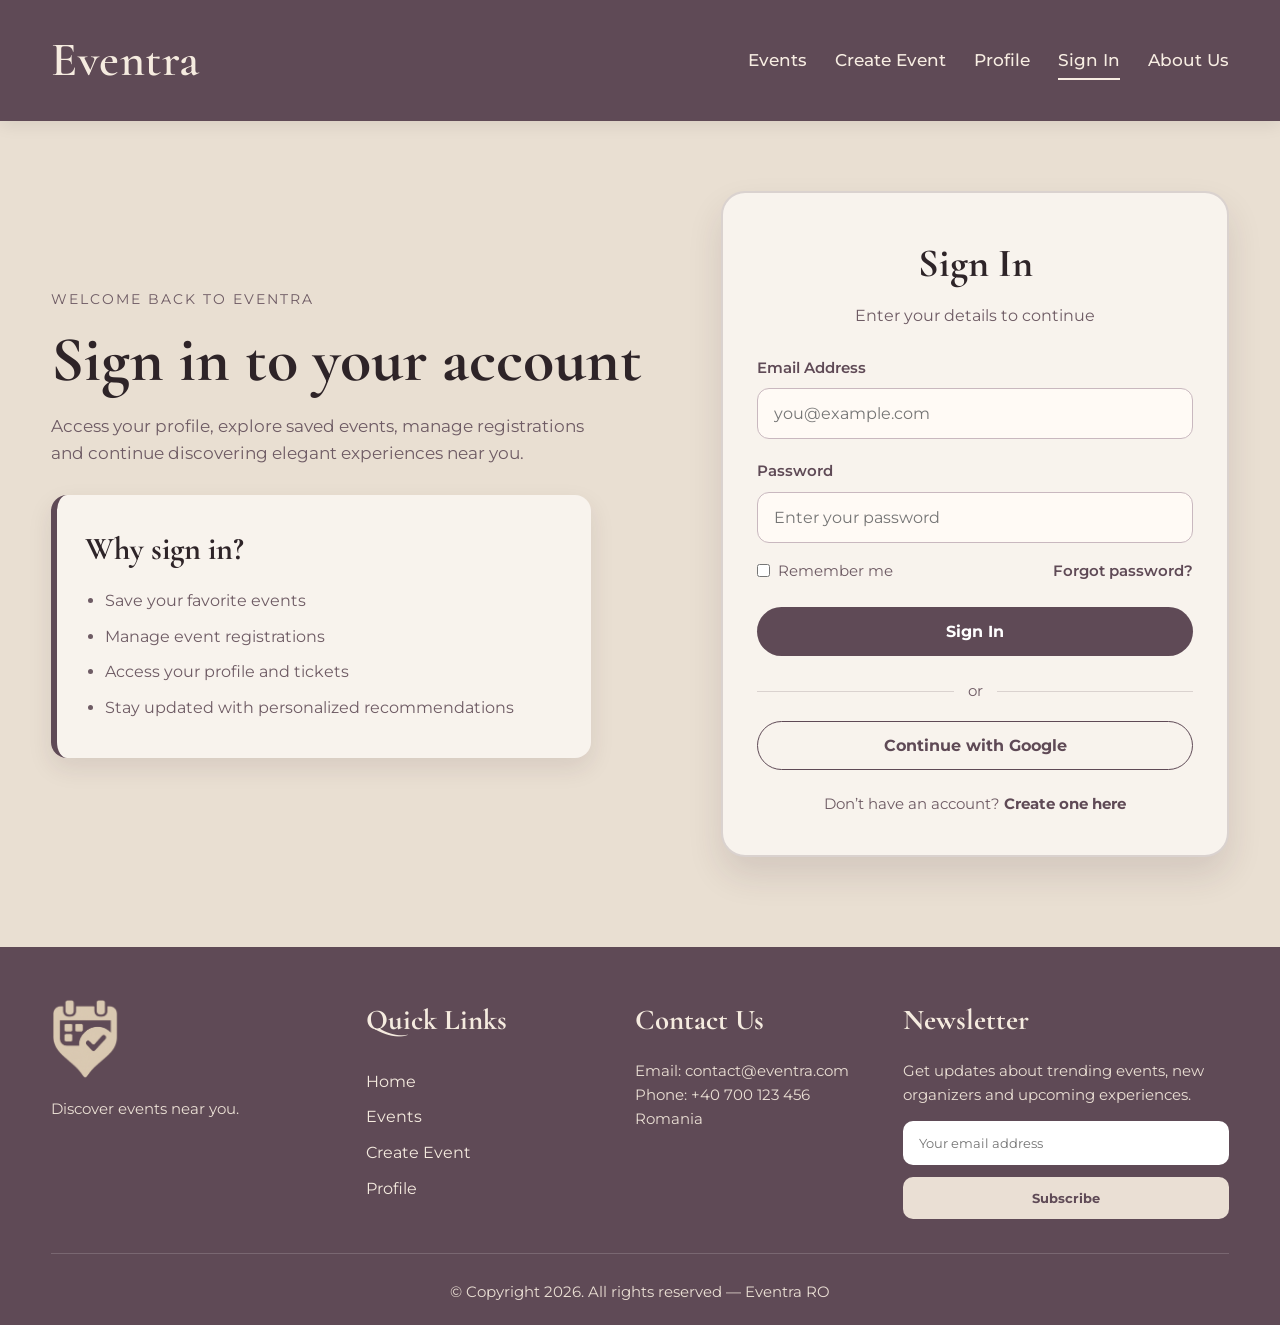
<file: sign-in.html>
<!DOCTYPE html>
<html lang="en">
<head>
  <meta charset="UTF-8" />
  <meta name="viewport" content="width=device-width, initial-scale=1.0" />
  <title>Eventra | Sign In</title>

  <link rel="preconnect" href="https://fonts.googleapis.com">
  <link rel="preconnect" href="https://fonts.gstatic.com" crossorigin>
  <link href="https://fonts.googleapis.com/css2?family=Cormorant+Garamond:wght@400;500;600;700&family=Montserrat:wght@300;400;500;600;700&display=swap" rel="stylesheet">

  <link rel="stylesheet" href="stylesignin.css" />
</head>
<body>

  <header class="site-header">
    <div class="container nav-wrapper">
      <a href="index.html" class="brand">Eventra</a>

      <nav class="main-nav">
        <a href="events.html">Events</a>
        <a href="create-event.html">Create Event</a>
        <a href="profile.html">Profile</a>
        <a href="sign-in.html" class="active">Sign In</a>
        <a href="about.html">About Us</a>
      </nav>
    </div>
  </header>

  <main class="signin-page">
    <div class="container signin-wrapper">

      <section class="signin-left">
        <p class="eyebrow">Welcome back to Eventra</p>
        <h1>Sign in to your account</h1>
        <p class="intro-text">
          Access your profile, explore saved events, manage registrations and continue discovering elegant experiences near you.
        </p>

        <div class="benefits-box">
          <h3>Why sign in?</h3>
          <ul>
            <li>Save your favorite events</li>
            <li>Manage event registrations</li>
            <li>Access your profile and tickets</li>
            <li>Stay updated with personalized recommendations</li>
          </ul>
        </div>
      </section>

      <section class="signin-card">
        <h2>Sign In</h2>
        <p class="card-subtitle">Enter your details to continue</p>

        <form class="signin-form" id="signinForm">
          <div class="input-group">
            <label for="email">Email Address</label>
            <input type="email" id="email" name="email" placeholder="you@example.com" required>
          </div>

          <div class="input-group">
            <label for="password">Password</label>
            <input type="password" id="password" name="password" placeholder="Enter your password" required>
          </div>

          <div class="form-options">
            <label class="remember-me">
              <input type="checkbox">
              <span>Remember me</span>
            </label>

            <a href="#" class="forgot-link">Forgot password?</a>
          </div>

          <button type="submit" class="signin-btn">Sign In</button>
        </form>

        <div class="divider">
          <span>or</span>
        </div>

        <button class="secondary-btn" type="button">Continue with Google</button>

        <p class="register-text">
          Don’t have an account?
          <a href="register.html">Create one here</a>
        </p>
      </section>

    </div>
  </main>

  <footer class="site-footer">
    <div class="container footer-grid">
      <div class="footer-brand">
        <img src="Images/LogoEventra.png" alt="Eventra logo">
        <p>Discover events near you.</p>
      </div>

      <div class="footer-links">
        <h4>Quick Links</h4>
        <a href="index.html">Home</a>
        <a href="events.html">Events</a>
        <a href="create-event.html">Create Event</a>
        <a href="profile.html">Profile</a>
      </div>

      <div class="footer-contact">
        <h4>Contact Us</h4>
        <p>Email: contact@eventra.com</p>
        <p>Phone: +40 700 123 456</p>
        <p>Romania</p>
      </div>

      <div class="footer-newsletter">
        <h4>Newsletter</h4>
        <p>Get updates about trending events, new organizers and upcoming experiences.</p>
        <form class="newsletter-form">
          <input type="email" placeholder="Your email address">
          <button type="submit">Subscribe</button>
        </form>
      </div>
    </div>

    <div class="container footer-bottom">
      <p>© Copyright 2026. All rights reserved — Eventra RO</p>
    </div>
  </footer>

</body>
</html>
</file>
<file: styleabout.css>
:root {
  --bg-main: #e9dfd2;
  --card-bg: #f8f3ed;
  --primary: #5f4a56;
  --text-soft: #6e5b64;
  --shadow: 0 10px 25px rgba(55, 34, 46, 0.1);
}

* {
  margin: 0;
  padding: 0;
  box-sizing: border-box;
}

body {
  font-family: 'Montserrat', sans-serif;
  background: var(--bg-main);
  color: #2e2428;
  line-height: 1.6;
}

a {
  text-decoration: none;
  color: inherit;
}

img {
  width: 100%;
  display: block;
}

.container {
  width: min(1200px, 92%);
  margin: 0 auto;
}

/* HEADER */
.site-header {
  background: #5f4a56;
  padding: 22px 0;
  position: sticky;
  top: 0;
  z-index: 1000;
  box-shadow: 0 4px 16px rgba(0, 0, 0, 0.08);
}

.nav-wrapper {
  display: flex;
  justify-content: space-between;
  align-items: center;
  gap: 30px;
}

.brand {
  font-family: 'Cormorant Garamond', serif;
  font-size: 3rem;
  font-weight: 600;
  color: #f5ebdf;
  letter-spacing: 0.5px;
  text-decoration: none;
}

.main-nav {
  display: flex;
  align-items: center;
  gap: 28px;
  flex-wrap: wrap;
}

.main-nav a {
  color: #f7ede2;
  font-size: 1.05rem;
  font-weight: 500;
  text-decoration: none;
  position: relative;
  transition: 0.3s ease;
}

.main-nav a::after {
  content: "";
  position: absolute;
  left: 0;
  bottom: -6px;
  width: 0;
  height: 1.5px;
  background: #f7ede2;
  transition: width 0.3s ease;
}

.main-nav a:hover::after,
.main-nav a.active::after {
  width: 100%;
}

/* ABOUT PAGE */
.about-page {
  padding: 60px 0;
}

.about-hero {
  text-align: center;
  margin-bottom: 60px;
}

.about-hero h1 {
  font-family: 'Cormorant Garamond', serif;
  font-size: 4rem;
  color: var(--primary);
  margin-bottom: 16px;
}

.intro-text {
  max-width: 750px;
  margin: 0 auto;
  color: var(--text-soft);
}

.about-grid {
  display: grid;
  grid-template-columns: 2fr 1fr;
  gap: 40px;
  align-items: start;
}

.about-card {
  background: var(--card-bg);
  padding: 25px;
  border-radius: 16px;
  box-shadow: var(--shadow);
}

.dev-box {
  margin-top: 20px;
  padding-top: 10px;
  border-top: 1px solid #ddd;
}

.about-location {
  margin-top: 80px;
  text-align: center;
}

.map-wrapper {
  margin-top: 25px;
  border-radius: 14px;
  overflow: hidden;
  box-shadow: var(--shadow);
}

/* FOOTER */
.site-footer {
  background: #5f4a56;
  color: #f5ebdf;
  padding: 40px 0;
  margin-top: 60px;
}

.footer-grid {
  display: grid;
  grid-template-columns: 1fr 1fr 1fr;
  gap: 40px;
  align-items: start;
}

.footer-brand img {
  width: 60px;
  height: auto;
  display: block;
  margin-bottom: 12px;
}

.footer-brand p,
.footer-contact p {
  color: #eadfd4;
}

.footer-links h4,
.footer-contact h4 {
  font-family: 'Cormorant Garamond', serif;
  font-size: 1.8rem;
  margin-bottom: 16px;
}

.footer-links {
  display: flex;
  flex-direction: column;
  gap: 10px;
}

.footer-links a {
  color: #f5ebdf;
  text-decoration: none;
}

.footer-bottom {
  text-align: center;
  margin-top: 30px;
  border-top: 1px solid rgba(255, 255, 255, 0.2);
  padding-top: 15px;
}

/* RESPONSIVE */
@media (max-width: 900px) {
  .about-grid,
  .footer-grid {
    grid-template-columns: 1fr;
  }
}

@media (max-width: 768px) {
  .nav-wrapper {
    flex-direction: column;
    align-items: flex-start;
  }

  .main-nav {
    gap: 16px;
  }

  .brand {
    font-size: 2.5rem;
  }

  .about-hero h1 {
    font-size: 3rem;
  }
}
</file>
<file: stylecreateevent.css>
:root {
  --bg-main: #e9dfd2;
  --bg-soft: #f4eee6;
  --card-bg: #f8f3ed;
  --primary: #5f4a56;
  --primary-dark: #493844;
  --text-main: #2e2428;
  --text-soft: #6e5b64;
  --white: #ffffff;
  --border: #c9b8bf;
  --shadow: 0 10px 25px rgba(55, 34, 46, 0.10);
}

* {
  margin: 0;
  padding: 0;
  box-sizing: border-box;
}

body {
  background-color: var(--bg-main);
  color: var(--text-main);
  font-family: 'Montserrat', sans-serif;
  line-height: 1.6;
}

img {
  width: 100%;
  display: block;
}

a {
  text-decoration: none;
  color: inherit;
}

button,
input,
textarea,
select {
  font-family: inherit;
}

.container {
  width: min(1200px, 92%);
  margin: 0 auto;
}

/* HEADER */

.site-header{
  background:#5f4a56;
  padding:22px 0;
  position:sticky;
  top:0;
  z-index:1000;
  box-shadow:0 4px 16px rgba(0,0,0,0.08);
}

.nav-wrapper{
  display:flex;
  justify-content:space-between;
  align-items:center;
  gap:30px;
}

.brand{
  font-family:'Cormorant Garamond',serif;
  font-size:3rem;
  font-weight:600;
  color:#f5ebdf;
  letter-spacing:0.5px;
  text-decoration:none;
}

.main-nav{
  display:flex;
  align-items:center;
  gap:28px;
  flex-wrap:wrap;
}

.main-nav a{
  color:#f7ede2;
  font-size:1.05rem;
  font-weight:500;
  text-decoration:none;
  position:relative;
  transition:0.3s ease;
}

/* underline animation */

.main-nav a::after{
  content:"";
  position:absolute;
  left:0;
  bottom:-6px;
  width:0;
  height:1.5px;
  background:#f7ede2;
  transition:width 0.3s ease;
}

.main-nav a:hover::after,
.main-nav a.active::after{
  width:100%;
}

/* PAGE */
.create-page {
  padding: 60px 0 90px;
}

.create-hero {
  text-align: center;
  margin-bottom: 38px;
}

.eyebrow {
  color: var(--text-soft);
  text-transform: uppercase;
  letter-spacing: 2px;
  font-size: 0.85rem;
  margin-bottom: 12px;
}

.create-hero h1 {
  font-family: 'Cormorant Garamond', serif;
  font-size: clamp(2.8rem, 5vw, 4.6rem);
  color: var(--primary);
  margin-bottom: 14px;
}

.intro-text {
  max-width: 760px;
  margin: 0 auto;
  color: var(--text-soft);
}

.create-layout {
  display: grid;
  grid-template-columns: 0.9fr 1.4fr;
  gap: 32px;
  align-items: start;
}

.create-info-card,
.create-form-card {
  background-color: var(--card-bg);
  border-radius: 24px;
  box-shadow: var(--shadow);
}

.create-info-card {
  padding: 30px;
  position: sticky;
  top: 120px;
}

.create-info-card h2 {
  font-family: 'Cormorant Garamond', serif;
  font-size: 2.2rem;
  color: var(--primary);
  margin-bottom: 16px;
}

.create-info-card ul {
  padding-left: 22px;
  color: var(--text-soft);
  margin-bottom: 24px;
}

.create-info-card li {
  margin-bottom: 12px;
}

.tips-box {
  background-color: #fffaf5;
  border-left: 5px solid var(--primary);
  padding: 18px;
  border-radius: 16px;
}

.tips-box h3 {
  font-family: 'Cormorant Garamond', serif;
  font-size: 1.8rem;
  color: var(--primary);
  margin-bottom: 8px;
}

.tips-box p {
  color: var(--text-soft);
}

.create-form-card {
  padding: 34px;
}

.create-form-card h2 {
  font-family: 'Cormorant Garamond', serif;
  font-size: 2.4rem;
  color: var(--primary);
  margin-bottom: 8px;
}

.form-subtitle {
  color: var(--text-soft);
  margin-bottom: 26px;
}

.create-form {
  display: flex;
  flex-direction: column;
  gap: 18px;
}

.form-row {
  display: grid;
  grid-template-columns: 1fr 1fr;
  gap: 16px;
}

.input-group {
  display: flex;
  flex-direction: column;
}

.input-group label {
  margin-bottom: 8px;
  font-weight: 600;
  color: var(--primary);
}

.input-group input,
.input-group textarea,
.input-group select {
  padding: 15px 16px;
  border: 1.6px solid var(--border);
  border-radius: 14px;
  background-color: #fffaf5;
  outline: none;
  color: var(--text-main);
  transition: 0.3s ease;
}

.input-group textarea {
  resize: vertical;
  min-height: 140px;
}

.input-group input:focus,
.input-group textarea:focus,
.input-group select:focus {
  border-color: var(--primary);
  box-shadow: 0 0 0 4px rgba(95, 74, 86, 0.10);
}

.checkbox-group label {
  display: flex;
  align-items: flex-start;
  gap: 10px;
  color: var(--text-soft);
  font-size: 0.95rem;
}

.checkbox-group input {
  margin-top: 4px;
  accent-color: var(--primary);
}

.form-actions {
  display: flex;
  gap: 14px;
  flex-wrap: wrap;
  margin-top: 8px;
}

.publish-btn,
.secondary-btn {
  padding: 14px 22px;
  border-radius: 999px;
  font-weight: 700;
  cursor: pointer;
  transition: 0.3s ease;
}

.publish-btn {
  border: none;
  background-color: var(--primary);
  color: var(--white);
}

.publish-btn:hover {
  background-color: var(--primary-dark);
}

.secondary-btn {
  border: 1.5px solid var(--primary);
  background-color: transparent;
  color: var(--primary);
}

.secondary-btn:hover {
  background-color: rgba(95, 74, 86, 0.08);
}

.success-message {
  margin-top: 10px;
  color: var(--primary);
  font-weight: 600;
}

/* FOOTER */
.site-footer {
  background-color: var(--primary);
  color: #f5ebdf;
  padding-top: 50px;
  margin-top: 50px;
}

.footer-grid {
  display: grid;
  grid-template-columns: 1.2fr 1fr 1fr 1.4fr;
  gap: 36px;
}

.footer-brand img {
  width: 72px;
  margin-bottom: 16px;
}

.footer-links h4,
.footer-contact h4,
.footer-newsletter h4 {
  font-family: 'Cormorant Garamond', serif;
  font-size: 1.8rem;
  margin-bottom: 16px;
}

.footer-links {
  display: flex;
  flex-direction: column;
  gap: 10px;
}

.newsletter-form {
  display: flex;
  flex-direction: column;
  gap: 12px;
  margin-top: 14px;
}

.newsletter-form input {
  padding: 14px 16px;
  border: none;
  border-radius: 10px;
}

.newsletter-form button {
  border: none;
  background-color: #eadfd4;
  color: var(--primary);
  padding: 13px 18px;
  border-radius: 10px;
  cursor: pointer;
  font-weight: 700;
}

.footer-bottom {
  text-align: center;
  padding: 26px 0 20px;
  margin-top: 34px;
  border-top: 1px solid rgba(255,255,255,0.16);
}

/* RESPONSIVE */
@media (max-width: 1050px) {
  .create-layout,
  .footer-grid {
    grid-template-columns: 1fr;
  }

  .create-info-card {
    position: static;
  }
}

@media (max-width: 768px) {
  .nav-wrapper {
    flex-direction: column;
    align-items: flex-start;
  }

  .brand {
    font-size: 2.5rem;
  }

  .form-row {
    grid-template-columns: 1fr;
  }

  .create-form-card,
  .create-info-card {
    padding: 24px;
  }
}
</file>
<file: styleeditprofile.css>
:root {
  --bg-main: #e9dfd2;
  --bg-soft: #f4eee6;
  --primary: #5f4a56;
  --primary-dark: #493844;
  --text-main: #2e2428;
  --text-soft: #6e5b64;
  --white: #ffffff;
  --shadow: 0 10px 25px rgba(55, 34, 46, 0.10);
}

* {
  margin: 0;
  padding: 0;
  box-sizing: border-box;
}

body {
  background-color: var(--bg-main);
  color: var(--text-main);
  font-family: 'Montserrat', sans-serif;
  line-height: 1.6;
  min-height: 100vh;
  display: flex;
  flex-direction: column;
}

img {
  width: 100%;
  display: block;
}

a {
  text-decoration: none;
  color: inherit;
}

button,
input {
  font-family: inherit;
}

.container {
  width: min(1200px, 92%);
  margin: 0 auto;
}

.site-header {
  background-color: var(--primary);
  padding: 22px 0;
  position: sticky;
  top: 0;
  z-index: 1000;
  box-shadow: 0 4px 16px rgba(0, 0, 0, 0.08);
}

.nav-wrapper {
  display: flex;
  justify-content: space-between;
  align-items: center;
  gap: 30px;
}

.brand {
  font-family: 'Cormorant Garamond', serif;
  font-size: 3rem;
  font-weight: 600;
  color: #f5ebdf;
  letter-spacing: 0.5px;
}

.main-nav {
  display: flex;
  align-items: center;
  gap: 28px;
  flex-wrap: wrap;
}

.main-nav a {
  color: #f7ede2;
  font-size: 1.05rem;
  font-weight: 500;
  position: relative;
  transition: 0.3s ease;
}

.main-nav a::after {
  content: "";
  position: absolute;
  left: 0;
  bottom: -6px;
  width: 0;
  height: 1.5px;
  background-color: #f7ede2;
  transition: width 0.3s ease;
}

.main-nav a:hover::after {
  width: 100%;
}

.edit-page {
  padding: 70px 0 90px;
  flex: 1;
}

.edit-wrapper {
  display: grid;
  grid-template-columns: 1fr 1fr;
  gap: 50px;
  align-items: start;
}

.eyebrow {
  color: var(--text-soft);
  text-transform: uppercase;
  letter-spacing: 2px;
  font-size: 0.85rem;
  margin-bottom: 14px;
}

.edit-left h1 {
  font-family: 'Cormorant Garamond', serif;
  font-size: clamp(2.8rem, 5vw, 4.2rem);
  margin-bottom: 18px;
}

.intro-text {
  color: var(--text-soft);
  margin-bottom: 28px;
  max-width: 560px;
}

.benefits-box {
  background-color: #f8f3ed;
  border-left: 6px solid var(--primary);
  border-radius: 16px;
  padding: 28px;
  box-shadow: var(--shadow);
}

.benefits-box h3 {
  font-family: 'Cormorant Garamond', serif;
  font-size: 2rem;
  margin-bottom: 14px;
}

.benefits-box ul {
  padding-left: 20px;
  color: var(--text-soft);
}

.edit-card {
  background-color: #f8f3ed;
  border-radius: 24px;
  padding: 38px 34px;
  box-shadow: 0 18px 35px rgba(55, 34, 46, 0.12);
}

.edit-card h2 {
  font-family: 'Cormorant Garamond', serif;
  font-size: 2.5rem;
  text-align: center;
  margin-bottom: 8px;
}

.card-subtitle {
  text-align: center;
  color: var(--text-soft);
  margin-bottom: 28px;
}

.edit-form {
  display: flex;
  flex-direction: column;
  gap: 18px;
}

.form-row {
  display: grid;
  grid-template-columns: 1fr 1fr;
  gap: 16px;
}

.input-group {
  display: flex;
  flex-direction: column;
}

.input-group label {
  margin-bottom: 8px;
  font-weight: 600;
  color: var(--primary);
}

.input-group input {
  padding: 15px 16px;
  border: 1.6px solid #c9b8bf;
  border-radius: 12px;
  background-color: #fffaf5;
  outline: none;
}

.input-group input:focus {
  border-color: var(--primary);
  box-shadow: 0 0 0 4px rgba(95, 74, 86, 0.10);
}

.form-actions {
  display: flex;
  gap: 14px;
  margin-top: 10px;
  flex-wrap: wrap;
}

.save-btn,
.cancel-btn {
  padding: 14px 22px;
  border-radius: 999px;
  font-weight: 700;
  text-align: center;
}

.save-btn {
  border: none;
  background-color: var(--primary);
  color: var(--white);
  cursor: pointer;
}

.cancel-btn {
  border: 1.5px solid var(--primary);
  color: var(--primary);
  background-color: transparent;
}

.site-footer {
  background-color: var(--primary);
  color: #f5ebdf;
  padding-top: 50px;
}

.footer-grid {
  display: grid;
  grid-template-columns: 1.2fr 1fr 1fr 1.4fr;
  gap: 36px;
  align-items: start;
}

.footer-brand img {
  width: 50px;
  margin-bottom: 20px;
}

.footer-brand p,
.footer-contact p,
.footer-newsletter p {
  color: #eadfd4;
  font-size: 0.95rem;
}

.footer-links h4,
.footer-contact h4,
.footer-newsletter h4 {
  font-family: 'Cormorant Garamond', serif;
  font-size: 1.8rem;
  margin-bottom: 16px;
}

.footer-links {
  display: flex;
  flex-direction: column;
  gap: 10px;
}

.footer-links a {
  color: #f5ebdf;
  transition: 0.3s ease;
}

.footer-links a:hover {
  opacity: 0.8;
}

.newsletter-form {
  display: flex;
  flex-direction: column;
  gap: 12px;
  margin-top: 14px;
}

.newsletter-form input {
  padding: 14px 16px;
  border: none;
  border-radius: 10px;
  outline: none;
}

.newsletter-form button {
  border: none;
  background-color: #eadfd4;
  color: var(--primary);
  padding: 13px 18px;
  border-radius: 10px;
  cursor: pointer;
  font-weight: 700;
  transition: 0.3s ease;
}

.newsletter-form button:hover {
  background-color: #fff7ef;
}

.footer-bottom {
  text-align: center;
  padding: 26px 0 20px;
  margin-top: 34px;
  border-top: 1px solid rgba(255, 255, 255, 0.16);
  font-size: 0.95rem;
  color: #eadfd4;
}

@media (max-width: 1000px) {
  .edit-wrapper,
  .footer-grid {
    grid-template-columns: 1fr;
  }
}

@media (max-width: 768px) {
  .nav-wrapper {
    flex-direction: column;
    align-items: flex-start;
  }

  .main-nav {
    gap: 16px;
  }

  .form-row {
    grid-template-columns: 1fr;
  }

  .brand {
    font-size: 2.5rem;
  }
}
</file>
<file: styleeventdetails.css>
:root {
  --bg-main: #e9dfd2;
  --bg-soft: #f4eee6;
  --primary: #5f4a56;
  --primary-dark: #493844;
  --text-main: #2e2428;
  --text-soft: #6e5b64;
  --white: #ffffff;
  --shadow: 0 10px 25px rgba(55, 34, 46, 0.10);
}

* {
  margin: 0;
  padding: 0;
  box-sizing: border-box;
}

body {
  background-color: var(--bg-main);
  color: var(--text-main);
  font-family: 'Montserrat', sans-serif;
  line-height: 1.6;
}

img {
  width: 100%;
  display: block;
}

a {
  text-decoration: none;
  color: inherit;
}

button,
input {
  font-family: inherit;
}

.container {
  width: min(1200px, 92%);
  margin: 0 auto;
}

/* HEADER */
.site-header {
  background: #5f4a56;
  padding: 22px 0;
  position: sticky;
  top: 0;
  z-index: 1000;
  box-shadow: 0 4px 16px rgba(0, 0, 0, 0.08);
}

.nav-wrapper {
  display: flex;
  justify-content: space-between;
  align-items: center;
  gap: 30px;
}

.brand {
  font-family: 'Cormorant Garamond', serif;
  font-size: 3rem;
  font-weight: 600;
  color: #f5ebdf;
  letter-spacing: 0.5px;
  text-decoration: none;
}

.main-nav {
  display: flex;
  align-items: center;
  gap: 28px;
  flex-wrap: wrap;
}

.main-nav a {
  color: #f7ede2;
  font-size: 1.05rem;
  font-weight: 500;
  text-decoration: none;
  position: relative;
  transition: 0.3s ease;
}

.main-nav a::after {
  content: "";
  position: absolute;
  left: 0;
  bottom: -6px;
  width: 0;
  height: 1.5px;
  background: #f7ede2;
  transition: width 0.3s ease;
}

.main-nav a:hover::after,
.main-nav a.active::after {
  width: 100%;
}

.details-page {
  padding: 60px 0 90px;
}

.details-layout {
  display: grid;
  grid-template-columns: 360px 1fr;
  gap: 60px;
  align-items: start;
}

.poster-column img {
  border-radius: 10px;
  box-shadow: var(--shadow);
}

.info-column h1 {
  font-family: 'Cormorant Garamond', serif;
  font-size: clamp(3rem, 5vw, 5rem);
  color: var(--primary);
  margin-bottom: 24px;
}

.details-list {
  margin-bottom: 28px;
}

.details-list p {
  margin-bottom: 8px;
  font-size: 1.05rem;
}

.details-list strong {
  color: var(--primary);
}

.description-box h2 {
  font-family: 'Cormorant Garamond', serif;
  font-size: 2rem;
  color: var(--primary);
  margin-bottom: 10px;
}

.description-box p {
  color: var(--text-soft);
  max-width: 850px;
}

.cta-area {
  margin-top: 34px;
}

.join-btn {
  background-color: var(--primary);
  color: var(--white);
  border: none;
  padding: 18px 34px;
  border-radius: 999px;
  font-size: 1.1rem;
  cursor: pointer;
}

.seats-text {
  margin-top: 10px;
  color: var(--text-soft);
  font-size: 1rem;
}

.site-footer {
  background-color: var(--primary);
  color: #f5ebdf;
  padding-top: 50px;
  margin-top: 50px;
}

.footer-grid {
  display: grid;
  grid-template-columns: 1.2fr 1fr 1fr 1.4fr;
  gap: 36px;
}

.footer-brand img {
  width: 72px;
  margin-bottom: 16px;
}

.footer-links h4,
.footer-contact h4,
.footer-newsletter h4 {
  font-family: 'Cormorant Garamond', serif;
  font-size: 1.8rem;
  margin-bottom: 16px;
}

.footer-links {
  display: flex;
  flex-direction: column;
  gap: 10px;
}

.newsletter-form {
  display: flex;
  flex-direction: column;
  gap: 12px;
  margin-top: 14px;
}

.newsletter-form input {
  padding: 14px 16px;
  border: none;
  border-radius: 10px;
}

.newsletter-form button {
  border: none;
  background-color: #eadfd4;
  color: var(--primary);
  padding: 13px 18px;
  border-radius: 10px;
  cursor: pointer;
  font-weight: 700;
}

.footer-bottom {
  text-align: center;
  padding: 26px 0 20px;
  margin-top: 34px;
  border-top: 1px solid rgba(255,255,255,0.16);
}

@media (max-width: 1000px) {
  .details-layout,
  .footer-grid {
    grid-template-columns: 1fr;
  }

  .poster-column {
    max-width: 420px;
  }
}

@media (max-width: 768px) {
  .nav-wrapper {
    flex-direction: column;
    align-items: flex-start;
  }

  .brand {
    font-size: 2.5rem;
  }
}

.similar-events-section {
  padding: 0 0 80px;
}

.section-heading {
  margin-bottom: 26px;
}

.section-label {
  color: var(--text-soft);
  text-transform: uppercase;
  letter-spacing: 2px;
  font-size: 0.85rem;
  margin-bottom: 10px;
}

.section-heading h2 {
  font-family: 'Cormorant Garamond', serif;
  font-size: clamp(2.2rem, 4vw, 3.2rem);
  color: var(--primary);
}

.similar-events-grid {
  display: grid;
  grid-template-columns: repeat(3, 1fr);
  gap: 26px;
}

.similar-card {
  background-color: #f8f3ed;
  border-radius: 20px;
  overflow: hidden;
  box-shadow: var(--shadow);
  border: 1px solid rgba(95, 74, 86, 0.25);
  transition: transform 0.35s ease, box-shadow 0.35s ease;
}

.similar-card:hover {
  transform: translateY(-8px);
  box-shadow: 0 18px 40px rgba(55, 34, 46, 0.18);
}

.similar-card img {
  height: 320px;
  object-fit: cover;
}

.similar-card-content {
  padding: 20px;
}

.similar-card h3 {
  font-family: 'Cormorant Garamond', serif;
  font-size: 2rem;
  color: var(--primary);
  margin-bottom: 8px;
  line-height: 1.1;
}

.similar-meta {
  color: var(--primary);
  font-weight: 600;
  font-size: 0.95rem;
  margin-bottom: 10px;
}

.similar-desc {
  color: var(--text-soft);
  margin-bottom: 18px;
}

.similar-btn {
  display: inline-block;
  background-color: var(--primary);
  color: var(--white);
  padding: 12px 20px;
  border-radius: 999px;
  font-weight: 700;
}

@media (max-width: 1100px) {
  .similar-events-grid {
    grid-template-columns: repeat(2, 1fr);
  }
}

@media (max-width: 768px) {
  .similar-events-grid {
    grid-template-columns: 1fr;
  }
}
</file>
<file: styleregister.css>
:root {
  --bg-main: #e9dfd2;
  --bg-soft: #f4eee6;
  --primary: #5f4a56;
  --primary-dark: #493844;
  --text-main: #2e2428;
  --text-soft: #6e5b64;
  --white: #ffffff;
  --border: #7a626f;
  --shadow: 0 10px 25px rgba(55, 34, 46, 0.10);
}

* {
  margin: 0;
  padding: 0;
  box-sizing: border-box;
}

html {
  scroll-behavior: smooth;
}

body {
  background-color: var(--bg-main);
  color: var(--text-main);
  font-family: 'Montserrat', sans-serif;
  line-height: 1.6;
}

img {
  width: 100%;
  display: block;
}

a {
  text-decoration: none;
  color: inherit;
}

button,
input,
select {
  font-family: inherit;
}

.container {
  width: min(1200px, 92%);
  margin: 0 auto;
}

/* HEADER */
.site-header {
  background-color: var(--primary);
  padding: 22px 0;
  position: sticky;
  top: 0;
  z-index: 1000;
  box-shadow: 0 4px 16px rgba(0, 0, 0, 0.08);
}

.nav-wrapper {
  display: flex;
  justify-content: space-between;
  align-items: center;
  gap: 30px;
}

.brand {
  font-family: 'Cormorant Garamond', serif;
  font-size: 3rem;
  font-weight: 600;
  color: #f5ebdf;
  letter-spacing: 0.5px;
}

.main-nav {
  display: flex;
  align-items: center;
  gap: 28px;
  flex-wrap: wrap;
}

.main-nav a {
  color: #f7ede2;
  font-size: 1.05rem;
  font-weight: 500;
  position: relative;
  transition: 0.3s ease;
}

.main-nav a::after {
  content: "";
  position: absolute;
  left: 0;
  bottom: -6px;
  width: 0;
  height: 1.5px;
  background-color: #f7ede2;
  transition: width 0.3s ease;
}

.main-nav a:hover::after {
  width: 100%;
}

/* REGISTER PAGE */
.register-page {
  min-height: calc(100vh - 120px);
  padding: 70px 0 90px;
}

.register-wrapper {
  display: grid;
  grid-template-columns: 1.05fr 0.95fr;
  gap: 50px;
  align-items: start;
}

.register-left h1 {
  font-family: 'Cormorant Garamond', serif;
  font-size: clamp(2.8rem, 5vw, 4.4rem);
  line-height: 1.1;
  margin-bottom: 18px;
}

.eyebrow {
  color: var(--text-soft);
  text-transform: uppercase;
  letter-spacing: 2px;
  font-size: 0.85rem;
  margin-bottom: 14px;
}

.intro-text {
  max-width: 560px;
  color: var(--text-soft);
  font-size: 1.05rem;
  margin-bottom: 28px;
}

.benefits-box {
  background-color: #f8f3ed;
  border-left: 6px solid var(--primary);
  border-radius: 16px;
  padding: 28px;
  box-shadow: var(--shadow);
  max-width: 560px;
}

.benefits-box h3 {
  font-family: 'Cormorant Garamond', serif;
  font-size: 2rem;
  margin-bottom: 14px;
}

.benefits-box ul {
  padding-left: 20px;
  color: var(--text-soft);
}

.benefits-box li {
  margin-bottom: 10px;
}

/* REGISTER CARD */
.register-card {
  background-color: #f8f3ed;
  border: 2px solid rgba(95, 74, 86, 0.20);
  border-radius: 24px;
  padding: 38px 34px;
  box-shadow: 0 18px 35px rgba(55, 34, 46, 0.12);
}

.register-card h2 {
  font-family: 'Cormorant Garamond', serif;
  font-size: 2.5rem;
  margin-bottom: 8px;
  text-align: center;
}

.card-subtitle {
  text-align: center;
  color: var(--text-soft);
  margin-bottom: 28px;
  font-size: 0.98rem;
}

.register-form {
  display: flex;
  flex-direction: column;
  gap: 18px;
}

.form-row {
  display: grid;
  grid-template-columns: 1fr 1fr;
  gap: 16px;
}

.input-group {
  display: flex;
  flex-direction: column;
}

.input-group label {
  margin-bottom: 8px;
  font-weight: 600;
  color: var(--primary);
  font-size: 0.95rem;
}

.input-group input,
.input-group select {
  padding: 15px 16px;
  border: 1.6px solid #c9b8bf;
  border-radius: 12px;
  background-color: #fffaf5;
  font-size: 0.98rem;
  color: var(--text-main);
  outline: none;
  transition: 0.3s ease;
}

.input-group input:focus,
.input-group select:focus {
  border-color: var(--primary);
  box-shadow: 0 0 0 4px rgba(95, 74, 86, 0.10);
}

.checkbox-group {
  display: flex;
  align-items: flex-start;
  gap: 10px;
  color: var(--text-soft);
  font-size: 0.94rem;
}

.checkbox-group input {
  margin-top: 4px;
  accent-color: var(--primary);
}

.register-btn {
  border: none;
  background-color: var(--primary);
  color: var(--white);
  padding: 15px 18px;
  border-radius: 999px;
  cursor: pointer;
  font-size: 1rem;
  font-weight: 700;
  transition: 0.3s ease;
  margin-top: 4px;
}

.register-btn:hover {
  background-color: var(--primary-dark);
}

.divider {
  display: flex;
  align-items: center;
  gap: 14px;
  margin: 24px 0 18px;
  color: var(--text-soft);
  font-size: 0.92rem;
}

.divider::before,
.divider::after {
  content: "";
  flex: 1;
  height: 1px;
  background-color: rgba(95, 74, 86, 0.20);
}

.secondary-btn {
  width: 100%;
  border: 1.5px solid var(--primary);
  background-color: transparent;
  color: var(--primary);
  padding: 14px 18px;
  border-radius: 999px;
  cursor: pointer;
  font-size: 0.98rem;
  font-weight: 700;
  transition: 0.3s ease;
}

.secondary-btn:hover {
  background-color: rgba(95, 74, 86, 0.08);
}

.signin-text {
  text-align: center;
  margin-top: 22px;
  color: var(--text-soft);
  font-size: 0.96rem;
}

.signin-text a {
  color: var(--primary);
  font-weight: 700;
}

/* FOOTER */
.site-footer {
  background-color: var(--primary);
  color: #f5ebdf;
  padding-top: 50px;
}

.footer-grid {
  display: grid;
  grid-template-columns: 1.2fr 1fr 1fr 1.4fr;
  gap: 36px;
  align-items: start;
}

.footer-brand img {
  width: 72px;
  margin-bottom: 16px;
}

.footer-brand p,
.footer-contact p,
.footer-newsletter p {
  color: #eadfd4;
  font-size: 0.95rem;
}

.footer-links h4,
.footer-contact h4,
.footer-newsletter h4 {
  font-family: 'Cormorant Garamond', serif;
  font-size: 1.8rem;
  margin-bottom: 16px;
}

.footer-links {
  display: flex;
  flex-direction: column;
  gap: 10px;
}

.footer-links a {
  color: #f5ebdf;
  transition: 0.3s ease;
}

.footer-links a:hover {
  opacity: 0.8;
}

.newsletter-form {
  display: flex;
  flex-direction: column;
  gap: 12px;
  margin-top: 14px;
}

.newsletter-form input {
  padding: 14px 16px;
  border: none;
  border-radius: 10px;
  outline: none;
}

.newsletter-form button {
  border: none;
  background-color: #eadfd4;
  color: var(--primary);
  padding: 13px 18px;
  border-radius: 10px;
  cursor: pointer;
  font-weight: 700;
  transition: 0.3s ease;
}

.newsletter-form button:hover {
  background-color: #fff7ef;
}

.footer-bottom {
  text-align: center;
  padding: 26px 0 20px;
  margin-top: 34px;
  border-top: 1px solid rgba(255, 255, 255, 0.16);
  font-size: 0.95rem;
  color: #eadfd4;
}

/* RESPONSIVE */
@media (max-width: 1050px) {
  .register-wrapper,
  .footer-grid {
    grid-template-columns: 1fr;
  }

  .register-left {
    text-align: center;
  }

  .intro-text,
  .benefits-box {
    margin-left: auto;
    margin-right: auto;
  }
}

@media (max-width: 768px) {
  .nav-wrapper {
    flex-direction: column;
    align-items: flex-start;
  }

  .main-nav {
    gap: 16px;
  }

  .brand {
    font-size: 2.5rem;
  }

  .register-page {
    padding: 50px 0 70px;
  }

  .register-card {
    padding: 30px 22px;
  }

  .form-row {
    grid-template-columns: 1fr;
  }
}

@media (max-width: 480px) {
  .register-left h1 {
    font-size: 2.4rem;
  }

  .register-card h2 {
    font-size: 2rem;
  }
}
</file>
<file: stylesignin.css>
:root {
  --bg-main: #e9dfd2;
  --bg-soft: #f4eee6;
  --primary: #5f4a56;
  --primary-dark: #493844;
  --text-main: #2e2428;
  --text-soft: #6e5b64;
  --white: #ffffff;
  --border: #7a626f;
  --shadow: 0 10px 25px rgba(55, 34, 46, 0.10);
}

* {
  margin: 0;
  padding: 0;
  box-sizing: border-box;
}

html {
  scroll-behavior: smooth;
}

body {
  background-color: var(--bg-main);
  color: var(--text-main);
  font-family: 'Montserrat', sans-serif;
  line-height: 1.6;
}

img {
  width: 100%;
  display: block;
}

a {
  text-decoration: none;
  color: inherit;
}

button,
input {
  font-family: inherit;
}

.container {
  width: min(1200px, 92%);
  margin: 0 auto;
}

/* HEADER */
.site-header {
  background-color: var(--primary);
  padding: 22px 0;
  position: sticky;
  top: 0;
  z-index: 1000;
  box-shadow: 0 4px 16px rgba(0, 0, 0, 0.08);
}

.nav-wrapper {
  display: flex;
  justify-content: space-between;
  align-items: center;
  gap: 30px;
}

.brand {
  font-family: 'Cormorant Garamond', serif;
  font-size: 3rem;
  font-weight: 600;
  color: #f5ebdf;
  letter-spacing: 0.5px;
}

.main-nav {
  display: flex;
  align-items: center;
  gap: 28px;
  flex-wrap: wrap;
}

.main-nav a {
  color: #f7ede2;
  font-size: 1.05rem;
  font-weight: 500;
  position: relative;
  transition: 0.3s ease;
}

.main-nav a::after {
  content: "";
  position: absolute;
  left: 0;
  bottom: -6px;
  width: 0;
  height: 1.5px;
  background-color: #f7ede2;
  transition: width 0.3s ease;
}

.main-nav a:hover::after,
.main-nav a.active::after {
  width: 100%;
}

/* SIGN IN PAGE */
.signin-page {
  min-height: calc(100vh - 120px);
  padding: 70px 0 90px;
}

.signin-wrapper {
  display: grid;
  grid-template-columns: 1.1fr 0.9fr;
  gap: 50px;
  align-items: center;
}

.signin-left h1 {
  font-family: 'Cormorant Garamond', serif;
  font-size: clamp(2.8rem, 5vw, 4.4rem);
  line-height: 1.1;
  margin-bottom: 18px;
}

.eyebrow {
  color: var(--text-soft);
  text-transform: uppercase;
  letter-spacing: 2px;
  font-size: 0.85rem;
  margin-bottom: 14px;
}

.intro-text {
  max-width: 560px;
  color: var(--text-soft);
  font-size: 1.05rem;
  margin-bottom: 28px;
}

.benefits-box {
  background-color: #f8f3ed;
  border-left: 6px solid var(--primary);
  border-radius: 16px;
  padding: 28px;
  box-shadow: var(--shadow);
  max-width: 540px;
}

.benefits-box h3 {
  font-family: 'Cormorant Garamond', serif;
  font-size: 2rem;
  margin-bottom: 14px;
}

.benefits-box ul {
  padding-left: 20px;
  color: var(--text-soft);
}

.benefits-box li {
  margin-bottom: 10px;
}

/* SIGNIN CARD */
.signin-card {
  background-color: #f8f3ed;
  border: 2px solid rgba(95, 74, 86, 0.20);
  border-radius: 24px;
  padding: 38px 34px;
  box-shadow: 0 18px 35px rgba(55, 34, 46, 0.12);
}

.signin-card h2 {
  font-family: 'Cormorant Garamond', serif;
  font-size: 2.5rem;
  margin-bottom: 8px;
  text-align: center;
}

.card-subtitle {
  text-align: center;
  color: var(--text-soft);
  margin-bottom: 28px;
  font-size: 0.98rem;
}

.signin-form {
  display: flex;
  flex-direction: column;
  gap: 20px;
}

.input-group {
  display: flex;
  flex-direction: column;
}

.input-group label {
  margin-bottom: 8px;
  font-weight: 600;
  color: var(--primary);
  font-size: 0.95rem;
}

.input-group input {
  padding: 15px 16px;
  border: 1.6px solid #c9b8bf;
  border-radius: 12px;
  background-color: #fffaf5;
  font-size: 0.98rem;
  color: var(--text-main);
  outline: none;
  transition: 0.3s ease;
}

.input-group input:focus {
  border-color: var(--primary);
  box-shadow: 0 0 0 4px rgba(95, 74, 86, 0.10);
}

.form-options {
  display: flex;
  justify-content: space-between;
  align-items: center;
  gap: 20px;
  margin-top: -4px;
  margin-bottom: 4px;
}

.remember-me {
  display: flex;
  align-items: center;
  gap: 8px;
  color: var(--text-soft);
  font-size: 0.94rem;
}

.remember-me input {
  accent-color: var(--primary);
}

.forgot-link {
  color: var(--primary);
  font-weight: 600;
  font-size: 0.94rem;
  transition: 0.3s ease;
}

.forgot-link:hover {
  opacity: 0.8;
}

.signin-btn {
  border: none;
  background-color: var(--primary);
  color: var(--white);
  padding: 15px 18px;
  border-radius: 999px;
  cursor: pointer;
  font-size: 1rem;
  font-weight: 700;
  transition: 0.3s ease;
}

.signin-btn:hover {
  background-color: var(--primary-dark);
}

.divider {
  display: flex;
  align-items: center;
  gap: 14px;
  margin: 24px 0 18px;
  color: var(--text-soft);
  font-size: 0.92rem;
}

.divider::before,
.divider::after {
  content: "";
  flex: 1;
  height: 1px;
  background-color: rgba(95, 74, 86, 0.20);
}

.secondary-btn {
  width: 100%;
  border: 1.5px solid var(--primary);
  background-color: transparent;
  color: var(--primary);
  padding: 14px 18px;
  border-radius: 999px;
  cursor: pointer;
  font-size: 0.98rem;
  font-weight: 700;
  transition: 0.3s ease;
}

.secondary-btn:hover {
  background-color: rgba(95, 74, 86, 0.08);
}

.register-text {
  text-align: center;
  margin-top: 22px;
  color: var(--text-soft);
  font-size: 0.96rem;
}

.register-text a {
  color: var(--primary);
  font-weight: 700;
}

/* FOOTER */
.site-footer {
  background-color: var(--primary);
  color: #f5ebdf;
  padding-top: 50px;
}

.footer-grid {
  display: grid;
  grid-template-columns: 1.2fr 1fr 1fr 1.4fr;
  gap: 36px;
  align-items: start;
}

.footer-brand img {
  width: 72px;
  margin-bottom: 16px;
}

.footer-brand p,
.footer-contact p,
.footer-newsletter p {
  color: #eadfd4;
  font-size: 0.95rem;
}

.footer-links h4,
.footer-contact h4,
.footer-newsletter h4 {
  font-family: 'Cormorant Garamond', serif;
  font-size: 1.8rem;
  margin-bottom: 16px;
}

.footer-links {
  display: flex;
  flex-direction: column;
  gap: 10px;
}

.footer-links a {
  color: #f5ebdf;
  transition: 0.3s ease;
}

.footer-links a:hover {
  opacity: 0.8;
}

.newsletter-form {
  display: flex;
  flex-direction: column;
  gap: 12px;
  margin-top: 14px;
}

.newsletter-form input {
  padding: 14px 16px;
  border: none;
  border-radius: 10px;
  outline: none;
}

.newsletter-form button {
  border: none;
  background-color: #eadfd4;
  color: var(--primary);
  padding: 13px 18px;
  border-radius: 10px;
  cursor: pointer;
  font-weight: 700;
  transition: 0.3s ease;
}

.newsletter-form button:hover {
  background-color: #fff7ef;
}

.footer-bottom {
  text-align: center;
  padding: 26px 0 20px;
  margin-top: 34px;
  border-top: 1px solid rgba(255, 255, 255, 0.16);
  font-size: 0.95rem;
  color: #eadfd4;
}

/* RESPONSIVE */
@media (max-width: 1050px) {
  .signin-wrapper,
  .footer-grid {
    grid-template-columns: 1fr;
  }

  .signin-left {
    text-align: center;
  }

  .intro-text,
  .benefits-box {
    margin-left: auto;
    margin-right: auto;
  }
}

@media (max-width: 768px) {
  .nav-wrapper {
    flex-direction: column;
    align-items: flex-start;
  }

  .main-nav {
    gap: 16px;
  }

  .brand {
    font-size: 2.5rem;
  }

  .signin-page {
    padding: 50px 0 70px;
  }

  .signin-card {
    padding: 30px 22px;
  }

  .form-options {
    flex-direction: column;
    align-items: flex-start;
  }
}

@media (max-width: 480px) {
  .signin-left h1 {
    font-size: 2.4rem;
  }

  .signin-card h2 {
    font-size: 2rem;
  }
}
</file>
